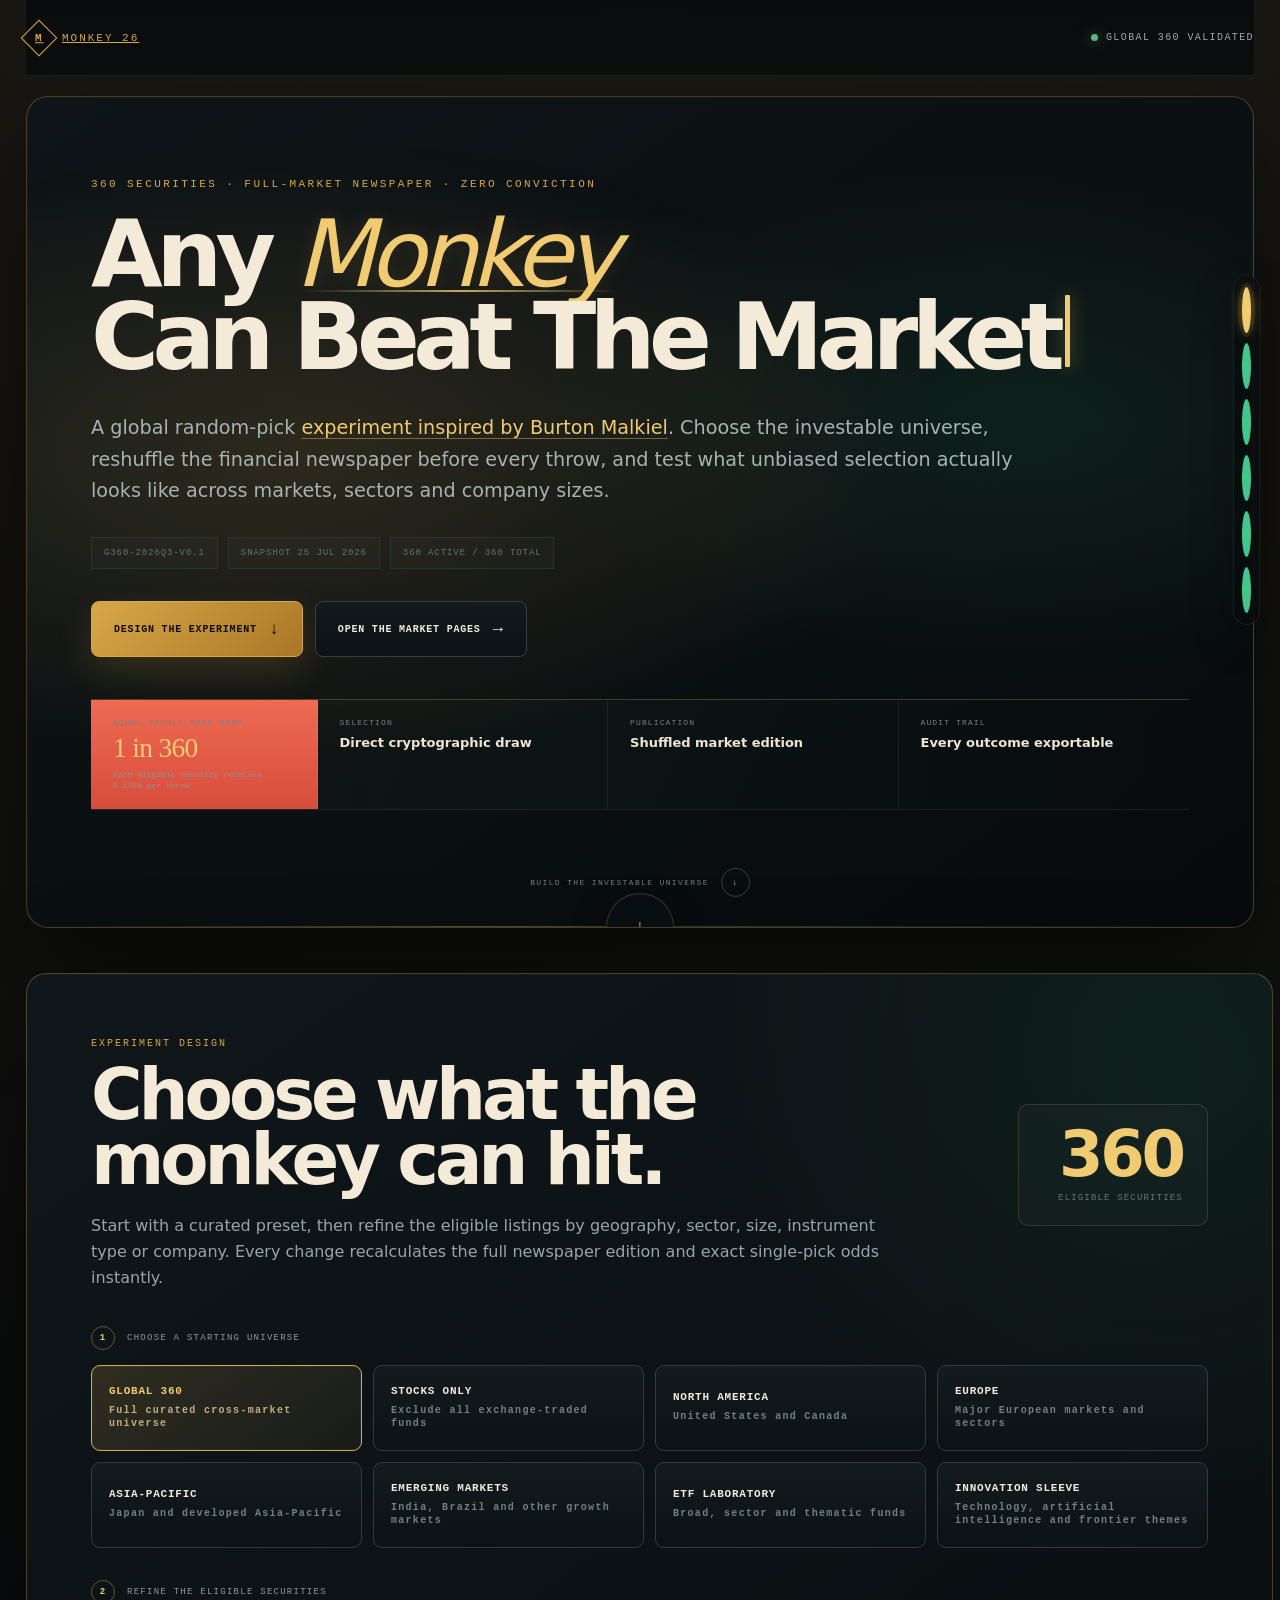
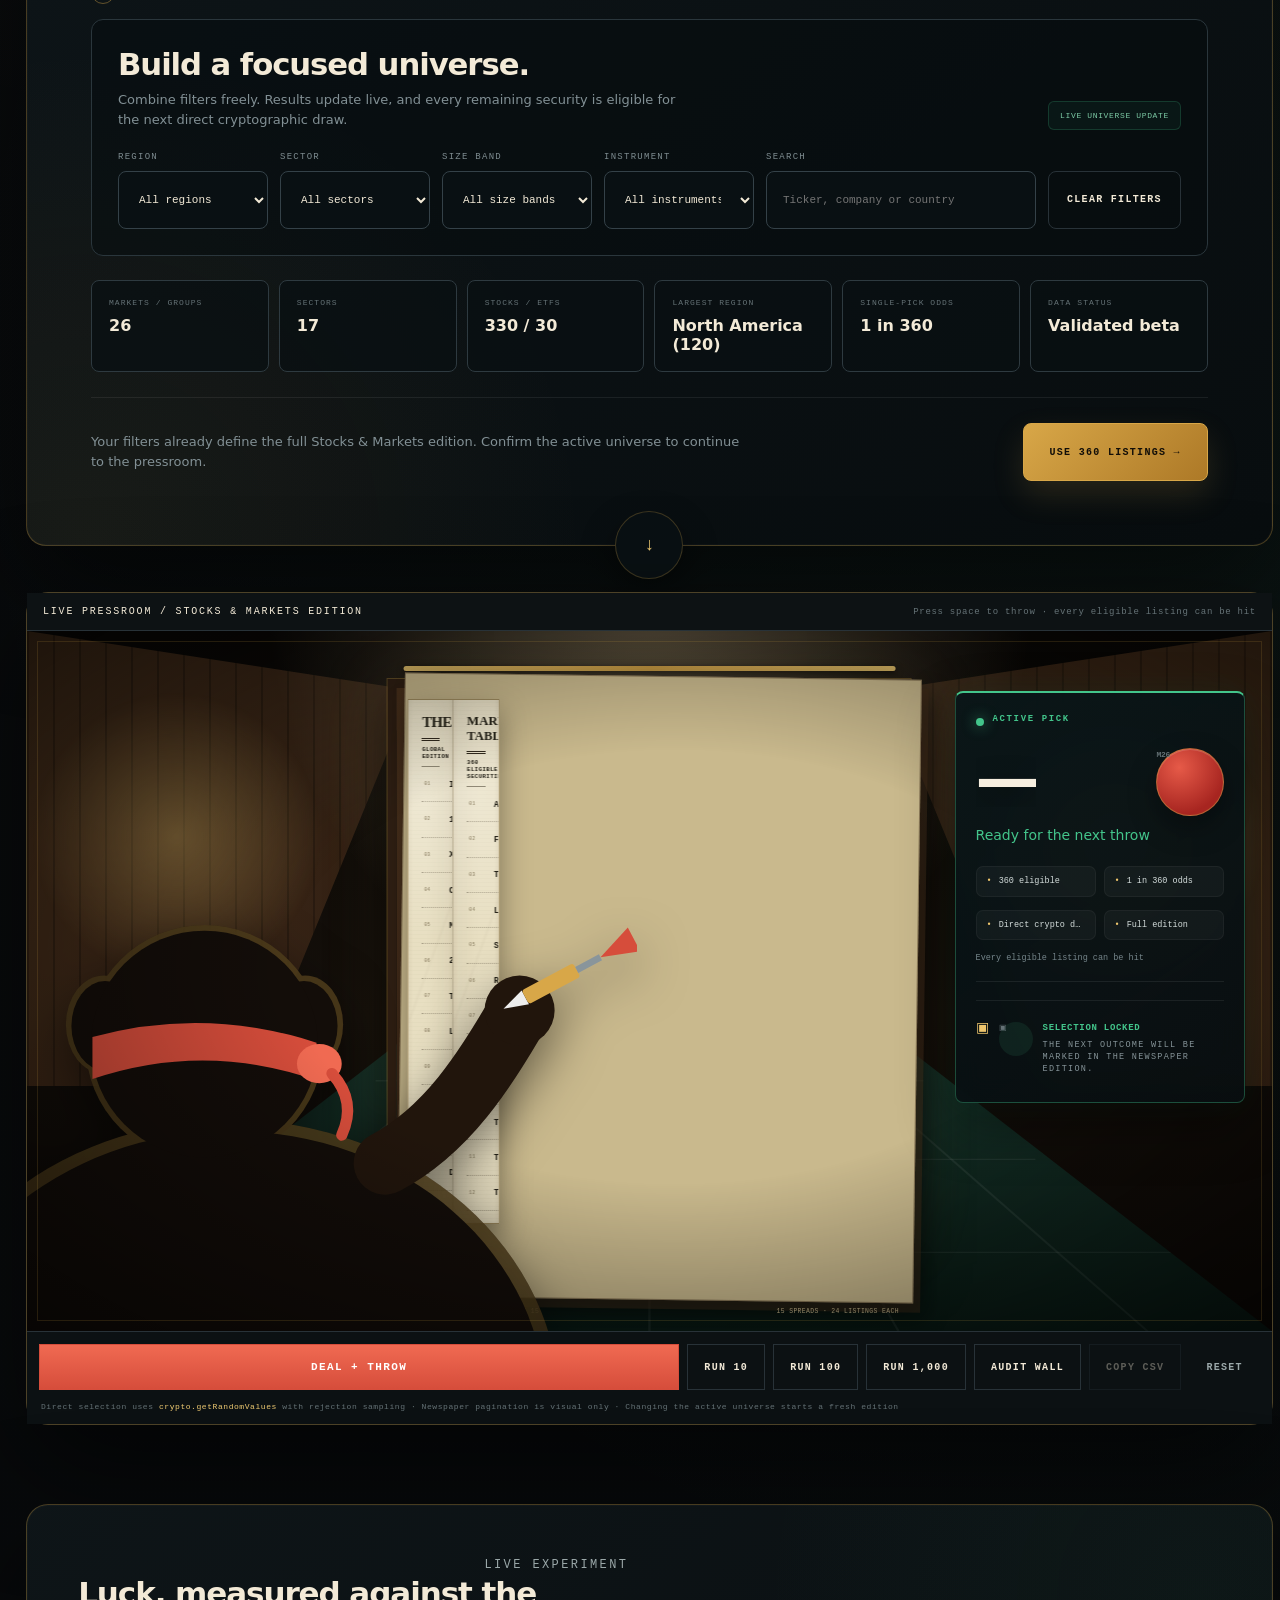
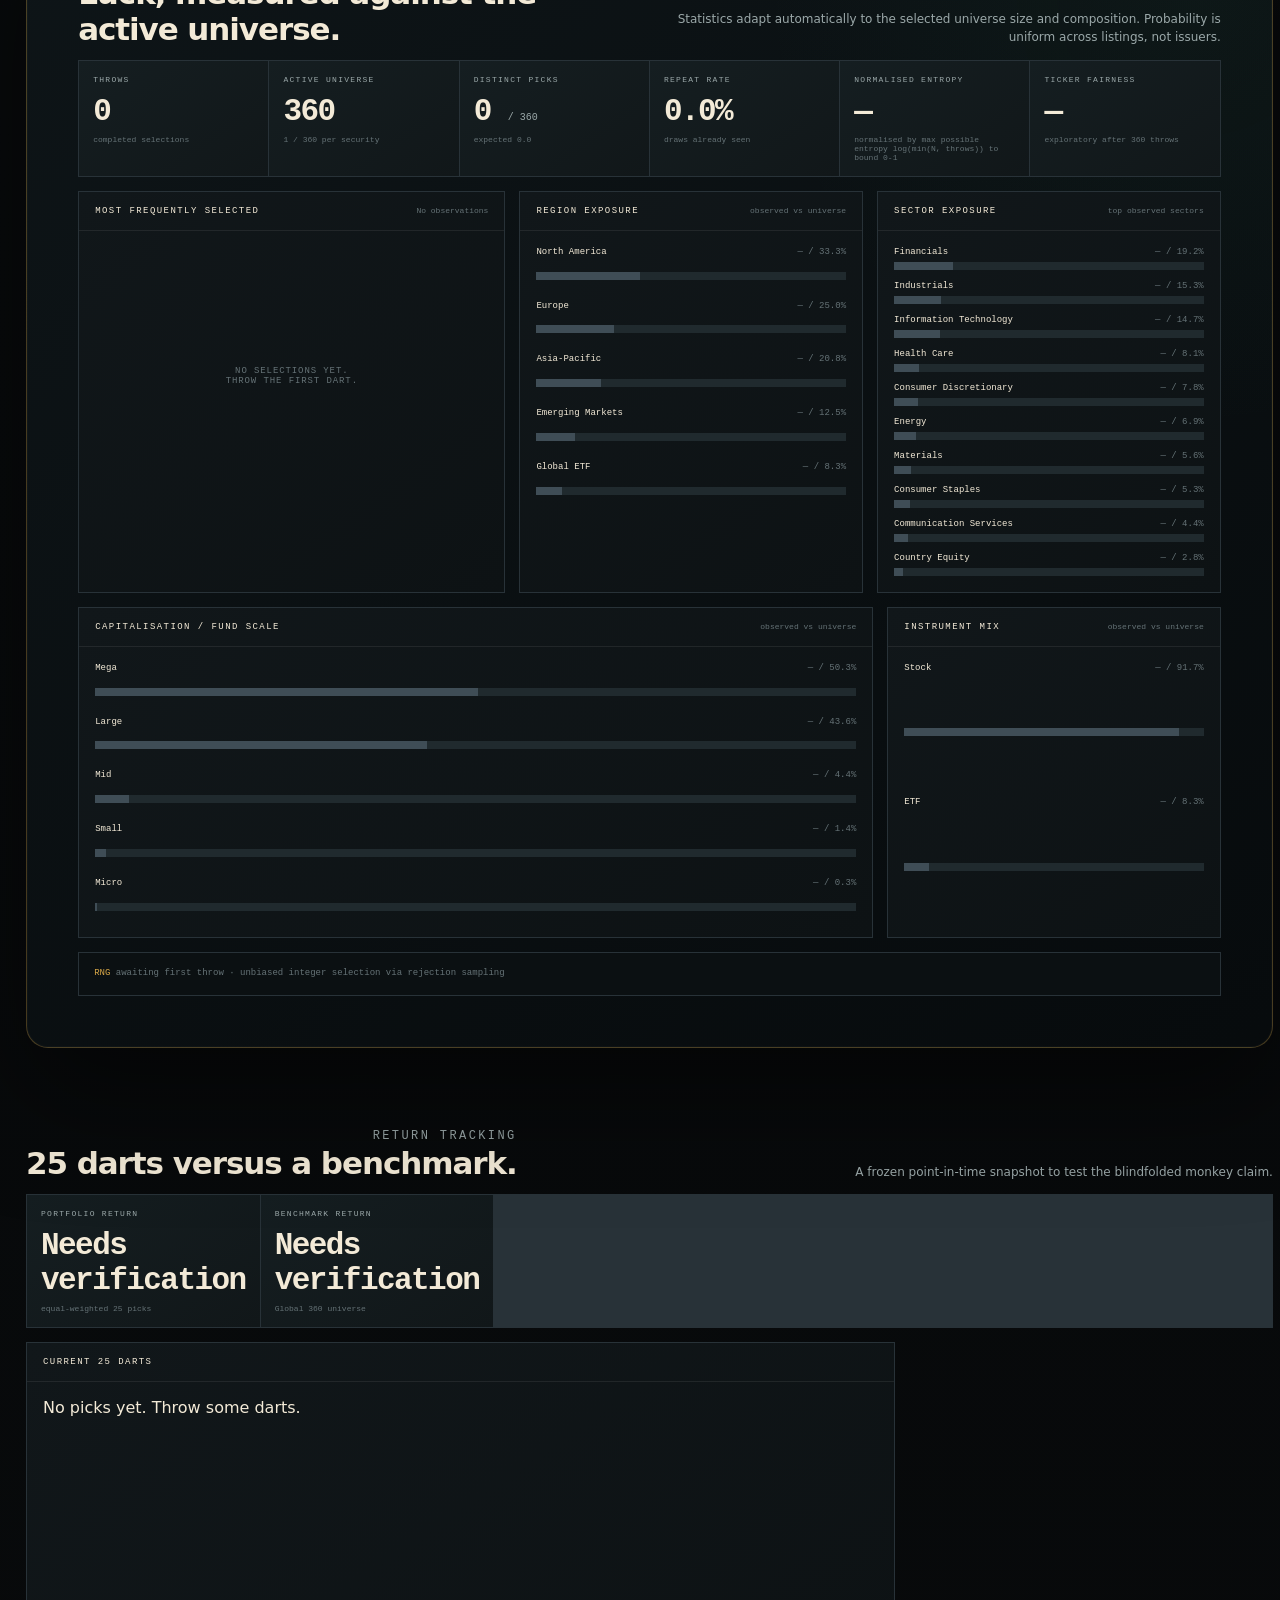
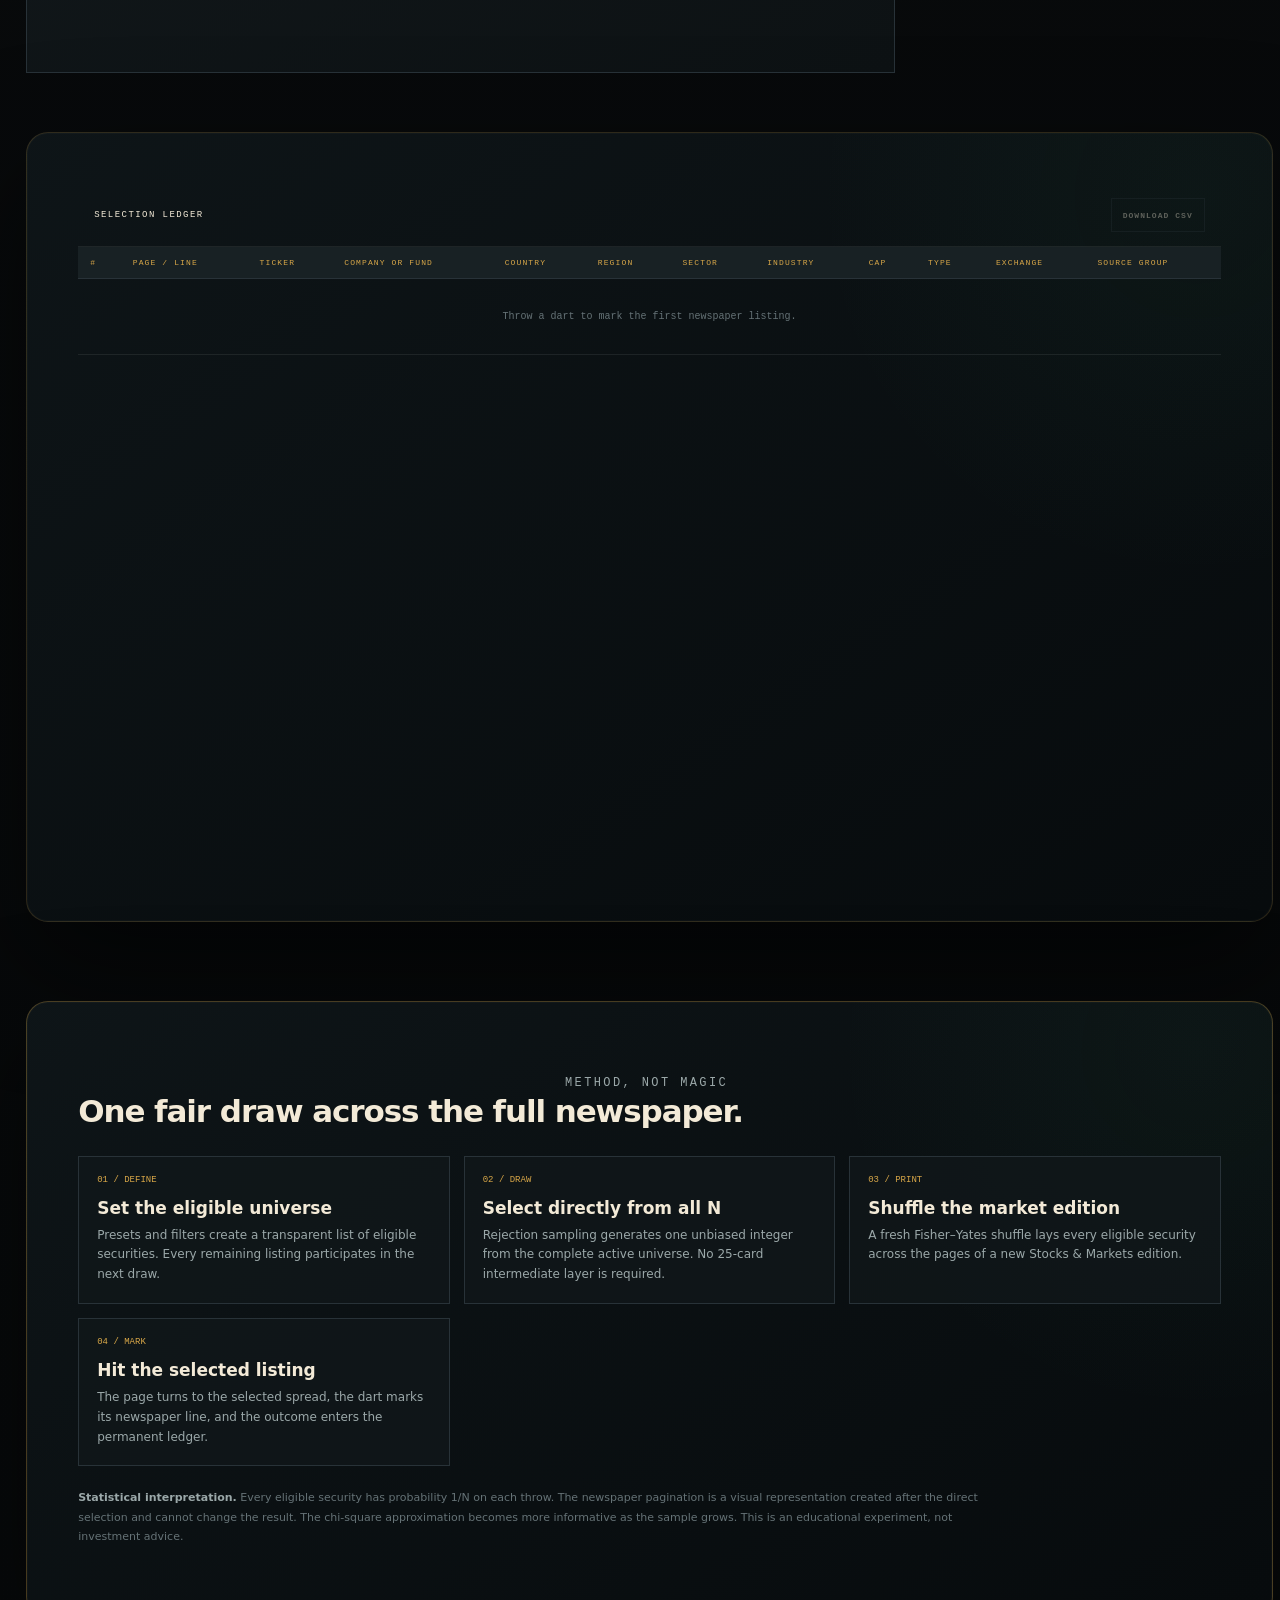
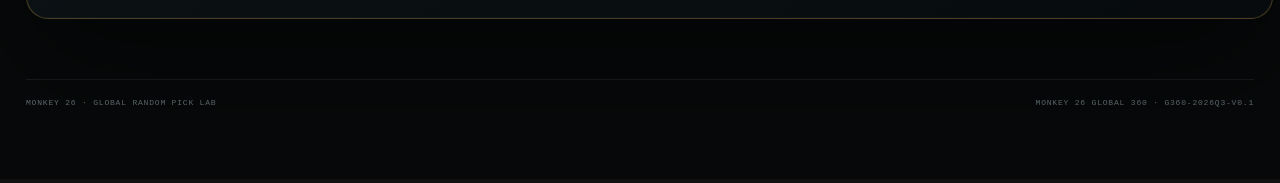
<file: index.html>
<!DOCTYPE html>
<html lang="en-GB">
<head>
  <meta charset="utf-8">
  <meta name="viewport" content="width=device-width, initial-scale=1">
  <meta name="theme-color" content="#090b0d">
  <meta name="description" content="A global, filterable random-stock selection experiment powered by a curated 360-security universe and cryptographic randomness.">
  <title>Monkey 26 — Global Random Pick Lab</title>
  <link rel="stylesheet" href="styles.css">
</head>
<body>
<div class="app">
  <nav class="topbar" aria-label="Simulation identity">
    <a class="brand" href="#top" aria-label="Monkey 26 home">
      <span class="brand-mark"><span>M</span></span>
      <span>Monkey 26</span>
    </a>
    <div class="live-state"><span class="live-dot"></span><span id="top-status">Loading Global 360</span></div>
  </nav>

  <header class="hero" id="top">
    <div class="hero-main">
      <p class="kicker" id="hero-kicker">Global 360 · 25 blind cards · zero conviction</p>
      <h1>Let the market meet the <em>monkey.</em></h1>
      <p class="hero-copy">A global random-pick experiment inspired by Burton Malkiel. Choose the investable universe, reshuffle it before every throw, and test what unbiased selection actually looks like across markets, sectors and company sizes.</p>
      <div class="hero-meta">
        <span id="meta-version">Universe loading</span>
        <span id="meta-date">Snapshot pending</span>
        <span id="meta-count">0 securities</span>
      </div>
    </div>
    <aside class="fairness-card" aria-label="Fairness proof">
      <div class="fairness-label">Current fairness proof</div>
      <div class="equation" id="probability-equation">P(pick) = —</div>
      <p class="fairness-copy" id="probability-copy">The active universe is loading.</p>
      <ul class="audit-list">
        <li>Fresh Fisher–Yates shuffle every throw</li>
        <li>Modulo bias removed by rejection sampling</li>
        <li>Every result retained in an exportable ledger</li>
      </ul>
    </aside>
  </header>

  <main>
    <section class="universe-console" aria-labelledby="universe-title">
      <div class="console-head">
        <div>
          <p class="kicker">Experiment design</p>
          <h2 id="universe-title">Choose what the monkey can hit.</h2>
        </div>
        <div class="console-summary">
          <strong id="active-count">0</strong>
          <span>eligible securities</span>
        </div>
      </div>

      <div class="presets" id="presets" aria-label="Universe presets">
        <button class="preset active" data-preset="global">Global 360</button>
        <button class="preset" data-preset="stocks">Stocks only</button>
        <button class="preset" data-preset="north-america">North America</button>
        <button class="preset" data-preset="europe">Europe</button>
        <button class="preset" data-preset="asia-pacific">Asia-Pacific</button>
        <button class="preset" data-preset="emerging">Emerging markets</button>
        <button class="preset" data-preset="etf">ETF laboratory</button>
        <button class="preset" data-preset="innovation">Innovation sleeve</button>
      </div>

      <div class="filters">
        <label><span>Region</span><select id="filter-region"><option value="">All regions</option></select></label>
        <label><span>Sector</span><select id="filter-sector"><option value="">All sectors</option></select></label>
        <label><span>Size band</span><select id="filter-cap"><option value="">All size bands</option></select></label>
        <label><span>Instrument</span><select id="filter-asset"><option value="">All instruments</option></select></label>
        <label class="search-label"><span>Search</span><input id="filter-search" type="search" placeholder="Ticker, company or country"></label>
        <button class="filter-reset" id="clear-filters" type="button">Clear filters</button>
      </div>

      <div class="universe-diagnostics">
        <div><span>Markets / groups</span><strong id="diag-countries">0</strong></div>
        <div><span>Sectors</span><strong id="diag-sectors">0</strong></div>
        <div><span>Stocks / ETFs</span><strong id="diag-assets">0 / 0</strong></div>
        <div><span>Largest region</span><strong id="diag-region">—</strong></div>
        <div><span>Single-pick odds</span><strong id="diag-odds">—</strong></div>
        <div><span>Data status</span><strong id="diag-status">Loading</strong></div>
      </div>
      <div class="eligibility-warning" id="eligibility-warning" hidden></div>
    </section>

    <section class="stage-shell" aria-label="Blindfolded monkey dart simulation">
      <div class="stage-head"><span class="stage-title">Live range / 5 × 5 wall</span><span class="stage-hint">Press space to throw · audit reveals the current deal</span></div>
      <div class="range" id="range">
        <div class="sky"></div><div class="sidewall left"></div><div class="sidewall right"></div><div class="glow left"></div><div class="glow right"></div>
        <svg class="floor" viewBox="0 0 1000 460" preserveAspectRatio="none" aria-hidden="true"><defs><linearGradient id="felt" x1="0" y1="1" x2="0" y2="0"><stop offset="0" stop-color="#0a1b15"/><stop offset="1" stop-color="#18352b"/></linearGradient><clipPath id="clip"><polygon points="0,460 1000,460 674,20 326,20"/></clipPath></defs><polygon points="0,460 1000,460 674,20 326,20" fill="url(#felt)"/><g clip-path="url(#clip)" stroke="rgba(255,255,255,.065)" stroke-width="2"><line x1="100" y1="460" x2="500" y2="-150"/><line x1="300" y1="460" x2="500" y2="-150"/><line x1="500" y1="460" x2="500" y2="-150"/><line x1="700" y1="460" x2="500" y2="-150"/><line x1="900" y1="460" x2="500" y2="-150"/><line x1="80" y1="350" x2="920" y2="350"/><line x1="190" y1="220" x2="810" y2="220"/><line x1="280" y1="110" x2="720" y2="110"/></g></svg>
        <div class="spotlight"></div>
        <div class="board"><div class="board-rail"></div><div class="board-frame"><div class="grid" id="grid"></div></div><div class="plaque" id="plaque"><span class="plaque-label">Last draw</span><span class="plaque-name">The universe is loading.</span></div></div>
        <div class="range-badge verdict-card" aria-live="polite"><small>Current verdict</small><strong id="stage-verdict">Preparing the experiment.</strong><span id="stage-sub">Global universe data is being validated.</span></div>
        <svg class="monkey" id="monkey" viewBox="0 0 480 420" role="img" aria-label="Rear view of a blindfolded monkey holding a dart">
          <g opacity=".82"><ellipse cx="190" cy="430" rx="235" ry="206" fill="#0d0907"/><ellipse cx="99" cy="156" rx="27" ry="35" fill="#0d0907"/><ellipse cx="243" cy="156" rx="27" ry="35" fill="#0d0907"/><circle cx="171" cy="170" r="85" fill="#0d0907"/></g>
          <g opacity=".28" fill="#d8a748"><ellipse cx="190" cy="430" rx="235" ry="206"/><ellipse cx="99" cy="156" rx="27" ry="35"/><ellipse cx="243" cy="156" rx="27" ry="35"/><circle cx="171" cy="170" r="85"/></g>
          <ellipse cx="190" cy="430" rx="225" ry="198" fill="#130d09"/><ellipse cx="100" cy="157" rx="24" ry="32" fill="#130d09"/><ellipse cx="242" cy="157" rx="24" ry="32" fill="#130d09"/><circle cx="171" cy="170" r="81" fill="#130d09"/>
          <path d="M91 165 Q171 143 251 169 L251 196 Q171 168 91 195 Z" fill="#d64d3b"/><ellipse cx="253" cy="184" rx="16" ry="14" fill="#f06a52"/><path d="M262 191 Q280 211 269 235" fill="none" stroke="#d64d3b" stroke-width="8" stroke-linecap="round"/>
          <g id="throw-arm"><path d="M300 255 C344 232 372 188 396 146" fill="none" stroke="#21150c" stroke-width="45" stroke-linecap="round"/><circle cx="396" cy="146" r="25" fill="#21150c"/><circle id="hand" cx="396" cy="146" r="6" fill="transparent"/><g id="held-dart" transform="translate(396,146) rotate(-28) scale(1.6) translate(-6,-10)"><polygon points="0,6 11,2.5 11,9.5" fill="#eee"/><rect x="11" y="2.5" width="26" height="7" rx="1.4" fill="#d8a748"/><rect x="37" y="4.5" width="12" height="3" fill="#89959b"/><polygon points="49,6 66,0 66,12" fill="#d64d3b"/></g></g>
        </svg>
      </div>
      <div class="controls">
        <button class="primary" id="throw" type="button" disabled>Deal + throw</button><button id="throw10" type="button" disabled>Run 10</button><button id="throw100" type="button" disabled>Run 100</button><button id="throw1000" type="button" disabled>Run 1,000</button><button id="audit" type="button" disabled>Audit wall</button><button id="copy" type="button" disabled>Copy CSV</button><button class="ghost" id="reset" type="button" disabled>Reset</button>
      </div>
      <div class="command-note">Selection randomness uses <code>crypto.getRandomValues</code> where available. Impact position is cosmetic only. Changing the active universe resets the experiment.</div>
    </section>

    <section class="section" aria-labelledby="results-title">
      <div class="section-head"><div><p class="kicker">Live experiment</p><h2 id="results-title">Luck, measured against the active universe.</h2></div><p id="results-description">Statistics adapt automatically to the selected universe size and composition. Probability is uniform across listings, not issuers.</p></div>
      <div class="kpis">
        <div class="kpi"><div class="kpi-label">Throws</div><div class="kpi-value" id="k-throws">0</div><div class="kpi-note">completed selections</div></div>
        <div class="kpi"><div class="kpi-label">Active universe</div><div class="kpi-value" id="k-universe">—</div><div class="kpi-note" id="k-probability">probability pending</div></div>
        <div class="kpi"><div class="kpi-label">Distinct picks</div><div class="kpi-value" id="k-distinct">0</div><div class="kpi-note" id="k-distinct-note">expected 0.0</div></div>
        <div class="kpi"><div class="kpi-label">Repeat rate</div><div class="kpi-value" id="k-repeat">0.0%</div><div class="kpi-note">draws already seen</div></div>
        <div class="kpi"><div class="kpi-label">Normalised entropy</div><div class="kpi-value" id="k-entropy">—</div><div class="kpi-note">normalised by max possible entropy log(min(N, throws)) to bound 0-1</div></div>
        <div class="kpi"><div class="kpi-label">Ticker fairness</div><div class="kpi-value" id="k-fair">—</div><div class="kpi-note" id="k-fair-note">awaiting sample</div></div>
      </div>
      <div class="insight-grid three">
        <section class="panel"><div class="panel-head"><span class="panel-title">Most frequently selected</span><span class="panel-meta" id="dist-meta">No observations</span></div><div class="ranked-distribution" id="distribution"></div></section>
        <section class="panel"><div class="panel-head"><span class="panel-title">Region exposure</span><span class="panel-meta">observed vs universe</span></div><div class="comparison-list" id="regions-chart"></div></section>
        <section class="panel"><div class="panel-head"><span class="panel-title">Sector exposure</span><span class="panel-meta">top observed sectors</span></div><div class="comparison-list" id="sectors-chart"></div></section>
      </div>
      <div class="insight-grid">
        <section class="panel"><div class="panel-head"><span class="panel-title">Capitalisation / fund scale</span><span class="panel-meta">observed vs universe</span></div><div class="comparison-list" id="caps-chart"></div></section>
        <section class="panel"><div class="panel-head"><span class="panel-title">Instrument mix</span><span class="panel-meta">observed vs universe</span></div><div class="comparison-list" id="assets-chart"></div></section>
      </div>
      <div class="entropy" id="entropy"><b>RNG</b> awaiting first throw · unbiased integer selection via rejection sampling</div>
    </section>


    <section class="section" aria-labelledby="returns-title">
      <div class="section-head">
        <div><p class="kicker">Return tracking</p><h2 id="returns-title">25 darts versus a benchmark.</h2></div>
        <p>A frozen point-in-time snapshot to test the blindfolded monkey claim.</p>
      </div>
      <div class="kpis">
        <div class="kpi"><div class="kpi-label">Portfolio return</div><div class="kpi-value" id="k-port-return">Needs verification</div><div class="kpi-note">equal-weighted 25 picks</div></div>
        <div class="kpi"><div class="kpi-label">Benchmark return</div><div class="kpi-value" id="k-bench-return">Needs verification</div><div class="kpi-note">Global 360 universe</div></div>
      </div>
      <div class="insight-grid">
        <section class="panel">
          <div class="panel-head"><span class="panel-title">Current 25 darts</span></div>
          <div class="comparison-list" id="portfolio-list">No picks yet.</div>
        </section>
      </div>
    </section>

    <section class="panel ledger-panel" aria-labelledby="ledger-title">
      <div class="panel-head"><span class="panel-title" id="ledger-title">Draw ledger</span><div class="ledger-tools"><button id="download" type="button" disabled>Download CSV</button></div></div>
      <div class="table-wrap"><table><thead><tr><th>#</th><th>Cell</th><th>Ticker</th><th>Company or fund</th><th>Country</th><th>Region</th><th>Sector</th><th>Industry</th><th>Cap</th><th>Type</th><th>Exchange</th><th>Source group</th></tr></thead><tbody id="ledger"><tr><td class="empty" colspan="12">Load the universe and throw a dart to begin.</td></tr></tbody></table></div>
    </section>

    <section class="section methodology" aria-labelledby="method-title">
      <div class="section-head"><div><p class="kicker">Method, not magic</p><h2 id="method-title">One engine, any valid universe.</h2></div></div>
      <div class="method">
        <article class="method-card"><div class="method-no">01 / DEFINE</div><h3>Set the eligible universe</h3><p>Presets and filters create a transparent list of eligible securities. The experiment will not run with fewer than 25 candidates.</p></article>
        <article class="method-card"><div class="method-no">02 / REDEAL</div><h3>Shuffle, then deal 25</h3><p>Every throw begins with a fresh cryptographic Fisher–Yates shuffle. The first 25 securities become the hidden wall.</p></article>
        <article class="method-card"><div class="method-no">03 / SELECT</div><h3>Hit one unbiased cell</h3><p>Rejection sampling makes all 25 cells exactly equally likely. Combined with the fresh deal, every eligible security has probability 1/N.</p></article>
        <article class="method-card"><div class="method-no">04 / VERIFY</div><h3>Analyse the outcomes</h3><p>Entropy, expected coverage and a dynamic N-category chi-square test measure whether the observed sample remains consistent with equal selection.</p></article>
      </div>
      <p class="footnote"><strong>Statistical interpretation.</strong> The chi-square approximation becomes more informative as expected observations per security increase. For a 360-security universe, early results are exploratory; the interface marks when the sample reaches the conventional five-observations-per-category threshold. This is an educational experiment, not investment advice.</p>
    </section>
  </main>

  <footer><span>Monkey 26 · Global Random Pick Lab</span><span id="footer-data">Curated universe loading</span></footer>
  <p class="sr" id="live" role="status" aria-live="polite"></p>
</div>
<div id="flight"></div><div class="toast" id="toast"></div>
<script type="module" src="data.js"></script>
<script type="module" src="engine.js"></script>
<script type="module" src="ui.js"></script>
<script type="module" src="animation.js"></script></body>
</html>
</file>
<file: styles.css>
:root{
  color-scheme:dark;
  --bg:#090b0d; --bg-2:#0d1114; --panel:#11171a; --panel-2:#151e21;
  --line:#283238; --line-soft:rgba(255,255,255,.075);
  --cream:#f3ead7; --muted:#9ba8a9; --faint:#657276;
  --gold:#d8a748; --gold-2:#f0cb72; --red:#d64d3b; --red-2:#f06a52;
  --green:#59b77d; --teal:#59aeb2; --blue:#7b8fa3; --purple:#9586d8;
  --walnut:#302014; --walnut-2:#4b321d; --sisal:#d8c49c; --sisal-2:#b79f72;
  --shadow:0 28px 80px rgba(0,0,0,.48);
  --mono:ui-monospace,"SFMono-Regular","Cascadia Code","Roboto Mono",Menlo,Consolas,monospace;
  --display:Inter,ui-sans-serif,system-ui,-apple-system,"Segoe UI",sans-serif;
  --serif:Georgia,"Times New Roman",serif;
}
*{box-sizing:border-box}
html{scroll-behavior:smooth}
body{margin:0;min-height:100vh;background:
  radial-gradient(circle at 50% -15%,rgba(216,167,72,.13),transparent 34%),
  radial-gradient(circle at 95% 20%,rgba(89,174,178,.08),transparent 26%),
  linear-gradient(180deg,#0a0c0e 0%,#080a0b 100%);color:var(--cream);font-family:var(--display);-webkit-font-smoothing:antialiased}
button{font:inherit}
.app{width:min(1240px,calc(100% - 32px));margin:0 auto;padding:24px 0 72px}
.topbar{display:flex;align-items:center;justify-content:space-between;gap:16px;padding:0 0 22px;border-bottom:1px solid var(--line-soft)}
.brand{display:flex;align-items:center;gap:10px;font-family:var(--mono);font-size:11px;letter-spacing:.18em;text-transform:uppercase;color:var(--gold)}
.brand-mark{width:26px;height:26px;border:1px solid var(--gold);display:grid;place-items:center;transform:rotate(45deg)}
.brand-mark span{transform:rotate(-45deg);font-weight:800}
.live-state{display:flex;align-items:center;gap:8px;font-family:var(--mono);font-size:10px;letter-spacing:.14em;text-transform:uppercase;color:var(--muted)}
.live-dot{width:7px;height:7px;border-radius:50%;background:var(--green);box-shadow:0 0 14px rgba(89,183,125,.7)}
.hero{display:grid;grid-template-columns:minmax(0,1.35fr) minmax(300px,.65fr);gap:38px;align-items:end;padding:46px 0 34px}
.kicker{margin:0 0 14px;font-family:var(--mono);font-size:10px;letter-spacing:.2em;text-transform:uppercase;color:var(--gold)}
h1{max-width:850px;margin:0;font-size:clamp(42px,7vw,86px);line-height:.89;letter-spacing:-.065em;text-wrap:balance}
h1 em{font-family:var(--serif);font-weight:400;color:var(--gold-2)}
.hero-copy{max-width:740px;margin:23px 0 0;font-size:clamp(15px,1.6vw,19px);line-height:1.62;color:var(--muted)}
.hero-copy strong{color:var(--cream);font-weight:600}
.fairness-card{position:relative;padding:22px;border:1px solid var(--line);background:linear-gradient(145deg,rgba(21,30,33,.96),rgba(12,16,18,.96));box-shadow:var(--shadow);overflow:hidden}
.fairness-card:before{content:"";position:absolute;inset:auto -55px -65px auto;width:180px;height:180px;border:1px solid rgba(216,167,72,.16);border-radius:50%}
.fairness-label{font-family:var(--mono);font-size:9px;letter-spacing:.19em;text-transform:uppercase;color:var(--muted)}
.equation{margin:14px 0 16px;font-family:var(--serif);font-size:clamp(24px,3vw,38px);line-height:1.15;color:var(--cream)}
.equation strong{color:var(--gold-2);font-weight:400}
.audit-list{display:grid;gap:9px;margin:0;padding:15px 0 0;border-top:1px solid var(--line-soft);list-style:none;font-family:var(--mono);font-size:10px;line-height:1.5;color:var(--muted)}
.audit-list li:before{content:"✓";margin-right:9px;color:var(--green)}
.stage-shell{border:1px solid var(--line);background:var(--panel);box-shadow:var(--shadow)}
.stage-head{display:flex;align-items:center;justify-content:space-between;gap:16px;padding:13px 16px;border-bottom:1px solid var(--line);background:#0d1214}
.stage-title{font-family:var(--mono);font-size:10px;letter-spacing:.18em;text-transform:uppercase;color:var(--cream)}
.stage-hint{font-family:var(--mono);font-size:9px;letter-spacing:.08em;color:var(--faint)}
.range{position:relative;width:100%;aspect-ratio:16/9;overflow:hidden;isolation:isolate;background:#100c08}
.range.shake{animation:shake .3s ease-out}
@keyframes shake{0%,100%{transform:translate(0)}25%{transform:translate(-4px,2px)}50%{transform:translate(3px,-2px)}75%{transform:translate(-2px,1px)}}
.range:before{content:"";position:absolute;inset:0;z-index:20;pointer-events:none;background:radial-gradient(ellipse at 52% 48%,transparent 42%,rgba(0,0,0,.61) 100%)}
.range:after{content:"";position:absolute;inset:10px;z-index:21;border:1px solid rgba(216,167,72,.15);pointer-events:none}
.sky{position:absolute;inset:0;background:linear-gradient(180deg,#0a0806 0%,#15100b 55%,#0d0906 100%)}
.sidewall{position:absolute;top:0;width:31%;height:65%;z-index:1;background:repeating-linear-gradient(90deg,rgba(0,0,0,.24) 0 2px,transparent 2px 26px),linear-gradient(110deg,var(--walnut-2),var(--walnut));opacity:.94}
.sidewall.left{left:0;clip-path:polygon(0 0,100% 13%,58% 100%,0 100%)}
.sidewall.right{right:0;transform:scaleX(-1);clip-path:polygon(0 0,100% 13%,58% 100%,0 100%)}
.glow{position:absolute;top:8%;width:24%;aspect-ratio:1;border-radius:50%;z-index:2;background:radial-gradient(circle,rgba(240,203,114,.34),transparent 68%);filter:blur(2px)}
.glow.left{left:0}.glow.right{right:0}
.floor{position:absolute;left:0;bottom:0;width:100%;height:47%;z-index:2}
.spotlight{position:absolute;left:50%;top:-7%;width:65%;height:66%;z-index:3;transform:translateX(-50%);background:radial-gradient(ellipse at 50% 0%,rgba(255,226,170,.35),rgba(255,226,170,0) 67%);mix-blend-mode:screen;pointer-events:none}
.board{position:absolute;z-index:6;left:50%;top:5%;width:42%;transform:translateX(-50%)}
.board-rail{height:5px;margin:0 auto 8px;width:94%;border-radius:4px;background:linear-gradient(90deg,var(--gold-2),var(--gold),var(--gold-2));box-shadow:0 2px 7px rgba(0,0,0,.7)}
.board-frame{padding:11px;border:9px solid var(--walnut);outline:1px solid rgba(216,167,72,.35);background:linear-gradient(145deg,var(--walnut-2),var(--walnut));box-shadow:0 20px 55px rgba(0,0,0,.64),0 0 70px rgba(240,203,114,.08)}
.grid{display:grid;grid-template-columns:repeat(5,1fr);gap:6px}
.slot{position:relative;aspect-ratio:5/7;perspective:800px;transition:transform .15s ease}
.slot.struck{transform:scale(.95)}
.card{position:absolute;inset:0;transform-style:preserve-3d;transition:transform .5s cubic-bezier(.2,.75,.2,1);--heat:0}
.slot.faceup .card,.grid.audit .card{transform:rotateY(180deg)}
.face{position:absolute;inset:0;overflow:hidden;backface-visibility:hidden;-webkit-backface-visibility:hidden}
.face.back{border:1px solid var(--sisal-2);background:var(--sisal)}
.face.back:before{content:"";position:absolute;inset:4px;border:1px solid rgba(93,67,32,.28);background:repeating-linear-gradient(45deg,rgba(93,67,32,.13) 0 1px,transparent 1px 6px),repeating-linear-gradient(-45deg,rgba(93,67,32,.13) 0 1px,transparent 1px 6px)}
.face.back:after{content:"";position:absolute;inset:0;background:var(--red);opacity:calc(var(--heat)*.2);mix-blend-mode:multiply}
.face.front{transform:rotateY(180deg);display:flex;flex-direction:column;align-items:center;justify-content:center;gap:3px;border:1px solid var(--rg,var(--blue));background:linear-gradient(155deg,#1c2a30,#10181c)}
.face.front:before{content:"";position:absolute;top:0;left:0;right:0;height:4px;background:var(--rg,var(--blue))}
.ticker{font-family:var(--mono);font-size:clamp(9px,1.18vw,16px);font-weight:800;letter-spacing:-.04em}
.type{font-family:var(--mono);font-size:clamp(5px,.55vw,8px);letter-spacing:.15em;text-transform:uppercase;color:var(--rg,var(--blue))}
.cell-id,.hit-count{position:absolute;z-index:3;font-family:var(--mono);font-size:7px;font-weight:700;color:rgba(66,46,22,.64)}
.cell-id{top:3px;left:4px}.hit-count{right:4px;bottom:3px;opacity:0}.hit-count.on{opacity:1}
.pins{position:absolute;inset:0;z-index:7;pointer-events:none}
.pin{position:absolute;width:29px;height:8px;transform-origin:0 50%}
.pin svg{display:block;filter:drop-shadow(1px 2px 1px rgba(0,0,0,.65))}
.impact{position:absolute;width:25px;height:25px;margin:-12.5px 0 0 -12.5px;z-index:8;animation:impact .55s ease-out forwards}
@keyframes impact{0%{opacity:1;transform:scale(.35) rotate(0)}100%{opacity:0;transform:scale(2) rotate(25deg)}}
.plaque{display:flex;align-items:center;gap:9px;min-height:38px;margin-top:9px;padding:7px 10px;border:1px solid rgba(216,167,72,.72);background:linear-gradient(180deg,#312013,#1b120c);box-shadow:0 10px 22px rgba(0,0,0,.58);overflow:hidden}
.plaque-label{font-family:var(--mono);font-size:8px;letter-spacing:.16em;text-transform:uppercase;color:var(--gold);flex:none}
.plaque-ticker{font-family:var(--mono);font-size:14px;font-weight:800;flex:none}
.plaque-name{min-width:0;overflow:hidden;text-overflow:ellipsis;white-space:nowrap;font-family:var(--mono);font-size:9px;color:var(--muted);flex:1}
.monkey{position:absolute;left:-5%;bottom:-9%;z-index:9;width:54%;height:auto;pointer-events:none;filter:drop-shadow(0 18px 25px rgba(0,0,0,.5))}
#throw-arm{transform-box:view-box;transform-origin:300px 255px;transition:transform .3s cubic-bezier(.4,0,.2,1)}
.monkey.winding #throw-arm{transform:rotate(-36deg)}
.monkey.release #throw-arm{transform:rotate(26deg);transition-duration:.11s}
.monkey.throwing #held-dart{opacity:0}
#held-dart{transition:opacity .05s linear}
.range-badge{position:absolute;z-index:22;right:22px;top:22px;width:min(250px,26%);padding:13px 14px;border:1px solid rgba(255,255,255,.12);background:rgba(8,11,13,.76);backdrop-filter:blur(10px)}
.range-badge small{display:block;margin-bottom:6px;font-family:var(--mono);font-size:8px;letter-spacing:.15em;text-transform:uppercase;color:var(--muted)}
.range-badge strong{display:block;font-size:clamp(15px,1.8vw,25px);line-height:1.05;white-space:nowrap;overflow:hidden;text-overflow:ellipsis}
.range-badge span{display:block;margin-top:5px;font-family:var(--mono);font-size:8px;line-height:1.45;color:var(--faint)}
.dart{position:fixed;left:0;top:0;width:82px;height:82px;z-index:100;pointer-events:none}.dart-side,.dart-tail{position:absolute;left:50%;top:50%;transform:translate(-50%,-50%)}
#flight{position:fixed;inset:0;z-index:100;pointer-events:none}
.controls{display:grid;grid-template-columns:minmax(220px,1fr) repeat(5,auto);gap:8px;padding:12px;border-top:1px solid var(--line);background:#0c1113}
button{min-height:46px;padding:0 16px;border:1px solid var(--line);background:transparent;color:var(--cream);cursor:pointer;font-family:var(--mono);font-size:10px;font-weight:700;letter-spacing:.13em;text-transform:uppercase;transition:.18s ease}
button:hover:not(:disabled){border-color:var(--gold);background:rgba(216,167,72,.08);transform:translateY(-1px)}
button:focus-visible{outline:2px solid var(--gold-2);outline-offset:2px}
button:disabled{opacity:.35;cursor:not-allowed}
.primary{border-color:var(--red);background:linear-gradient(180deg,var(--red-2),var(--red));color:#fff;font-size:11px}
.primary:hover:not(:disabled){border-color:var(--red-2);background:linear-gradient(180deg,#f6765d,#d95742)}
.ghost{border-color:transparent;color:var(--muted)}
.ghost:hover:not(:disabled){background:transparent;color:var(--red-2);border-color:transparent}
.command-note{padding:0 14px 13px;background:#0c1113;font-family:var(--mono);font-size:8px;letter-spacing:.07em;color:var(--faint)}
.section{margin-top:34px}
.section-head{display:flex;align-items:end;justify-content:space-between;gap:20px;margin-bottom:13px}
.section-head h2{margin:0;font-size:clamp(20px,2.6vw,31px);letter-spacing:-.035em}
.section-head p{max-width:650px;margin:0;color:var(--muted);font-size:12px;line-height:1.55;text-align:right}
.kpis{display:grid;grid-template-columns:repeat(6,1fr);gap:1px;border:1px solid var(--line);background:var(--line)}
.kpi{min-height:104px;padding:14px;background:linear-gradient(145deg,var(--panel-2),#111719)}
.kpi-label{font-family:var(--mono);font-size:8px;letter-spacing:.16em;text-transform:uppercase;color:var(--muted)}
.kpi-value{margin-top:10px;font-family:var(--mono);font-size:clamp(21px,2.6vw,31px);font-weight:800;letter-spacing:-.05em;color:var(--cream)}
.kpi-value small{font-size:10px;font-weight:400;letter-spacing:0;color:var(--muted)}
.kpi-note{margin-top:6px;font-family:var(--mono);font-size:8px;color:var(--faint)}
.ok{color:var(--green)!important}.warn{color:var(--gold-2)!important}.bad{color:var(--red-2)!important}
.insight-grid{display:grid;grid-template-columns:minmax(0,1.55fr) minmax(280px,.65fr);gap:14px;margin-top:14px}
.panel{border:1px solid var(--line);background:linear-gradient(145deg,var(--panel),#0d1214)}
.panel-head{display:flex;align-items:center;justify-content:space-between;gap:12px;padding:14px 16px;border-bottom:1px solid var(--line-soft)}
.panel-title{font-family:var(--mono);font-size:9px;letter-spacing:.16em;text-transform:uppercase;color:var(--cream)}
.panel-meta{font-family:var(--mono);font-size:8px;color:var(--faint)}
.distribution{display:grid;grid-template-columns:repeat(31,minmax(9px,1fr));align-items:end;gap:4px;height:225px;padding:22px 16px 12px;overflow:hidden}
.bar-wrap{height:100%;display:flex;flex-direction:column;justify-content:flex-end;align-items:center;gap:6px;min-width:0}
.bar{width:100%;min-height:3px;background:linear-gradient(180deg,var(--gold-2),var(--gold));transform-origin:bottom;transition:height .3s ease;position:relative}
.bar:after{content:attr(data-count);position:absolute;left:50%;top:-15px;transform:translateX(-50%);font-family:var(--mono);font-size:7px;color:var(--muted);opacity:0;transition:.15s}
.bar-wrap:hover .bar:after{opacity:1}
.bar-label{width:100%;overflow:hidden;font-family:var(--mono);font-size:7px;letter-spacing:-.06em;color:var(--faint);writing-mode:vertical-rl;transform:rotate(180deg);height:42px;text-align:left}
.regimes{padding:9px 16px 15px}
.regime-row{display:grid;grid-template-columns:84px 1fr 56px;gap:10px;align-items:center;padding:10px 0;border-bottom:1px solid var(--line-soft)}
.regime-row:last-child{border-bottom:0}
.regime-name{font-family:var(--mono);font-size:9px;color:var(--muted)}
.regime-track{height:7px;background:#20292d;overflow:hidden}.regime-fill{height:100%;background:var(--rc,var(--blue));transition:width .3s ease}
.regime-score{text-align:right;font-family:var(--mono);font-size:8px;color:var(--faint)}
.entropy{margin-top:14px;padding:13px 15px;border:1px solid var(--line);background:#0b1012;font-family:var(--mono);font-size:9px;line-height:1.75;color:var(--faint);overflow:auto;white-space:nowrap}
.entropy b{color:var(--gold);font-weight:500}.entropy .v{color:var(--cream)}
.ledger-panel{margin-top:14px}.ledger-tools{display:flex;gap:8px}.ledger-tools button{min-height:34px;padding:0 11px;font-size:8px}
.table-wrap{max-height:500px;overflow:auto}
table{border-collapse:collapse;width:100%;min-width:1050px;font-size:10px}
th{position:sticky;top:0;z-index:2;padding:11px 12px;border-bottom:1px solid var(--line);background:#182124;text-align:left;font-family:var(--mono);font-size:8px;font-weight:500;letter-spacing:.14em;text-transform:uppercase;color:var(--gold)}
td{padding:10px 12px;border-bottom:1px solid var(--line-soft);font-family:var(--mono);color:var(--muted);vertical-align:middle;white-space:nowrap}
tbody tr:hover td{background:rgba(216,167,72,.045)}
td.company{white-space:normal;min-width:210px;color:var(--cream)}td.tkr{font-weight:800;color:var(--cream)}td.cell{color:var(--gold-2)}td.num{color:var(--faint)}
.empty{text-align:center;padding:32px;color:var(--faint)}
.chip{display:inline-block;padding:3px 7px;border:1px solid currentColor;font-family:var(--mono);font-size:7px;letter-spacing:.1em;text-transform:uppercase;line-height:1.35}
.tail{color:var(--green)}.neup{color:var(--teal)}.neu{color:var(--blue)}.caut{color:var(--gold)}.head{color:var(--red-2)}.ball{color:var(--purple)}
.method{display:grid;grid-template-columns:repeat(3,1fr);gap:14px;margin-top:14px}.method-card{padding:18px;border:1px solid var(--line);background:rgba(17,23,26,.75)}.method-no{font-family:var(--mono);font-size:9px;color:var(--gold)}.method-card h3{margin:13px 0 8px;font-size:17px}.method-card p{margin:0;font-size:12px;line-height:1.65;color:var(--muted)}
.footnote{max-width:900px;margin:22px 0 0;font-size:11px;line-height:1.75;color:var(--faint)}.footnote strong{color:var(--muted)}
.toast{position:fixed;z-index:300;right:22px;bottom:22px;max-width:340px;padding:12px 14px;border:1px solid var(--line);background:#151e21;box-shadow:var(--shadow);font-family:var(--mono);font-size:9px;color:var(--cream);opacity:0;transform:translateY(10px);pointer-events:none;transition:.2s}.toast.show{opacity:1;transform:none}
.sr{position:absolute;width:1px;height:1px;overflow:hidden;clip:rect(0 0 0 0);white-space:nowrap}
@media(max-width:1000px){.hero{grid-template-columns:1fr}.fairness-card{max-width:640px}.kpis{grid-template-columns:repeat(3,1fr)}.insight-grid{grid-template-columns:1fr}.controls{grid-template-columns:1fr repeat(3,auto)}.controls .wide-hide{display:none}.board{width:48%}.monkey{width:59%}}
@media(max-width:720px){.app{width:min(100% - 20px,1240px);padding-top:15px}.hero{padding:32px 0 25px}.topbar{padding-bottom:15px}.stage-hint{display:none}.range{aspect-ratio:4/5}.board{width:76%;top:5%}.monkey{width:80%;left:-18%;bottom:-3%}.range-badge{right:16px;top:auto;bottom:18px;width:48%}.controls{grid-template-columns:1fr 1fr}.primary{grid-column:1/-1}.controls button{padding:0 9px}.command-note{display:none}.section-head{display:block}.section-head p{margin-top:7px;text-align:left}.kpis{grid-template-columns:repeat(2,1fr)}.distribution{gap:2px;padding-left:9px;padding-right:9px}.bar-label{font-size:6px}.method{grid-template-columns:1fr}.plaque-name{display:none}}
@media(max-width:420px){h1{font-size:41px}.hero-copy{font-size:14px}.range-badge{width:54%}.kpi{min-height:96px;padding:12px}.kpi-value{font-size:23px}.regime-row{grid-template-columns:75px 1fr 48px}}
@media(prefers-reduced-motion:reduce){*{animation-duration:.01ms!important;transition-duration:.01ms!important;scroll-behavior:auto!important}}
.hero-meta{display:flex;flex-wrap:wrap;gap:8px;margin-top:22px}.hero-meta span{padding:7px 9px;border:1px solid var(--line);background:rgba(255,255,255,.025);font-family:var(--mono);font-size:9px;letter-spacing:.1em;text-transform:uppercase;color:var(--faint)}
.fairness-copy{margin:0 0 16px;color:var(--muted);font-size:12px;line-height:1.55}
.universe-console{margin-bottom:18px;padding:26px;border:1px solid var(--line);background:linear-gradient(145deg,rgba(17,23,26,.98),rgba(12,16,18,.98));box-shadow:var(--shadow)}
.console-head{display:flex;justify-content:space-between;align-items:end;gap:24px;margin-bottom:22px}.console-head h2{margin:0;font-size:clamp(28px,4vw,48px);letter-spacing:-.045em;line-height:.98}.console-summary{text-align:right}.console-summary strong{display:block;font-size:42px;letter-spacing:-.05em;color:var(--gold-2)}.console-summary span{font-family:var(--mono);font-size:9px;text-transform:uppercase;letter-spacing:.13em;color:var(--faint)}
.presets{display:flex;flex-wrap:wrap;gap:7px;margin-bottom:18px}.preset{min-height:38px;padding:0 12px}.preset.active{border-color:var(--gold);background:rgba(216,167,72,.14);color:var(--gold-2)}
.filters{display:grid;grid-template-columns:repeat(4,minmax(130px,1fr)) minmax(210px,1.4fr) auto;gap:9px;align-items:end;padding-top:18px;border-top:1px solid var(--line-soft)}.filters label{display:grid;gap:7px}.filters label span{font-family:var(--mono);font-size:8px;letter-spacing:.14em;text-transform:uppercase;color:var(--faint)}.filters select,.filters input{width:100%;height:44px;border:1px solid var(--line);border-radius:0;background:#0d1214;color:var(--cream);padding:0 12px;outline:none;font-family:var(--mono);font-size:10px}.filters select:focus,.filters input:focus{border-color:var(--gold)}.filter-reset{height:44px;white-space:nowrap}
.universe-diagnostics{display:grid;grid-template-columns:repeat(6,1fr);gap:1px;margin-top:18px;border:1px solid var(--line);background:var(--line)}.universe-diagnostics>div{padding:12px;background:#0d1214}.universe-diagnostics span{display:block;margin-bottom:5px;font-family:var(--mono);font-size:8px;letter-spacing:.13em;text-transform:uppercase;color:var(--faint)}.universe-diagnostics strong{font-size:14px;line-height:1.2}.eligibility-warning{margin-top:12px;padding:12px 14px;border:1px solid rgba(214,77,59,.5);background:rgba(214,77,59,.08);color:#f6b3a7;font-family:var(--mono);font-size:10px;line-height:1.55}
.controls{grid-template-columns:minmax(210px,1fr) repeat(6,auto)}.command-note code{font-family:var(--mono);color:var(--gold-2)}
.insight-grid.three{grid-template-columns:1.15fr .925fr .925fr}.ranked-distribution{display:grid;gap:8px;min-height:290px;padding:16px}.rank-row{display:grid;grid-template-columns:52px minmax(0,1fr) 34px;gap:10px;align-items:center}.rank-name{font-family:var(--mono);font-size:9px;font-weight:800;color:var(--cream);overflow:hidden;text-overflow:ellipsis}.rank-track{height:7px;background:#202a2e;overflow:hidden}.rank-fill{height:100%;min-width:2px;background:linear-gradient(90deg,var(--gold),var(--gold-2))}.rank-value{text-align:right;font-family:var(--mono);font-size:9px;color:var(--muted)}.empty-chart{display:grid;place-items:center;min-height:250px;color:var(--faint);font-family:var(--mono);font-size:9px;letter-spacing:.1em;text-transform:uppercase;text-align:center}
.comparison-list{display:grid;gap:11px;min-height:290px;padding:16px}.compare-row{display:grid;gap:5px}.compare-head{display:flex;justify-content:space-between;gap:12px;font-family:var(--mono);font-size:9px}.compare-head span:first-child{color:var(--cream);overflow:hidden;text-overflow:ellipsis;white-space:nowrap}.compare-head span:last-child{color:var(--faint);white-space:nowrap}.compare-track{position:relative;height:8px;background:#202a2e;overflow:hidden}.compare-base{position:absolute;inset:0 auto 0 0;background:rgba(123,143,163,.34)}.compare-observed{position:absolute;inset:2px auto 2px 0;background:var(--gold-2)}
.kpi-value.warn{color:var(--gold-2)}.chip.mega{color:var(--gold-2)}.chip.large{color:var(--green)}.chip.mid{color:var(--teal)}.chip.small{color:var(--purple)}.chip.micro{color:var(--red-2)}
footer{display:flex;justify-content:space-between;gap:20px;margin-top:60px;padding-top:18px;border-top:1px solid var(--line-soft);font-family:var(--mono);font-size:8px;letter-spacing:.1em;text-transform:uppercase;color:var(--faint)}
@media(max-width:1100px){.filters{grid-template-columns:repeat(3,1fr)}.search-label{grid-column:span 2}.universe-diagnostics{grid-template-columns:repeat(3,1fr)}.controls{grid-template-columns:repeat(4,1fr)}.controls .primary{grid-column:span 2}.insight-grid.three{grid-template-columns:1fr 1fr}.insight-grid.three .panel:first-child{grid-column:1/-1}}
@media(max-width:820px){.insight-grid.three{grid-template-columns:1fr}.insight-grid.three .panel:first-child{grid-column:auto}}
@media(max-width:620px){.hero-meta span{font-size:7px}.universe-console{padding:18px}.console-head{align-items:start}.console-summary strong{font-size:34px}.filters{grid-template-columns:1fr 1fr}.search-label{grid-column:1/-1}.filter-reset{grid-column:1/-1}.universe-diagnostics{grid-template-columns:repeat(2,1fr)}.controls{grid-template-columns:1fr 1fr}.controls .primary{grid-column:1/-1}.presets{display:grid;grid-template-columns:1fr 1fr}.preset{padding:0 7px;font-size:8px}footer{display:block}footer span{display:block;margin-top:8px}}
/* Monkey 26 — cinematic stage redesign */
:root{
  --stage-gold:#c99843;
  --stage-gold-bright:#efc66d;
  --stage-green:#43c58b;
  --stage-red:#e44e3b;
  --stage-ink:#071013;
}

.stage-shell.stage-v4{
  border-color:rgba(201,152,67,.48);
  border-radius:16px;
  overflow:hidden;
  background:linear-gradient(180deg,#0b1113,#080d0f);
  box-shadow:0 28px 90px rgba(0,0,0,.58),0 0 0 1px rgba(201,152,67,.08) inset;
}
.stage-v4 .stage-head{padding:15px 22px;border-bottom-color:rgba(201,152,67,.22);background:linear-gradient(180deg,#0e1518,#091012)}
.stage-v4 .stage-title{display:flex;align-items:center;gap:10px;font-size:11px;color:#f4ead7}
.stage-v4 .stage-title:before{content:"";width:8px;height:8px;border-radius:50%;background:var(--stage-green);box-shadow:0 0 16px rgba(67,197,139,.8)}
.stage-v4 .stage-hint{font-size:9px;color:#829094}

.stage-v4 .range{aspect-ratio:16/8.25;min-height:590px;background:#090806}
.stage-v4 .range:before{background:radial-gradient(ellipse at 52% 46%,transparent 37%,rgba(0,0,0,.68) 100%)}
.stage-v4 .range:after{inset:12px;border-color:rgba(239,198,109,.13);border-radius:9px}
.stage-v4 .sky{background:radial-gradient(ellipse at 50% 8%,rgba(214,169,87,.17),transparent 32%),linear-gradient(180deg,#090907 0%,#15100b 57%,#080806 100%)}
.stage-v4 .sidewall{height:72%;opacity:.84;background:repeating-linear-gradient(90deg,rgba(0,0,0,.34) 0 2px,transparent 2px 30px),linear-gradient(110deg,#4b311b,#24170e)}
.stage-v4 .glow{top:13%;width:27%;opacity:.75}
.stage-v4 .spotlight{top:-10%;width:58%;height:82%;opacity:.82}
.stage-v4 .floor{height:45%;opacity:.68}

.stage-v4 .board{top:6%;width:39%;z-index:9}
.stage-v4 .board-rail{width:96%;height:4px;margin-bottom:10px;background:linear-gradient(90deg,transparent,var(--stage-gold-bright) 12%,var(--stage-gold) 50%,var(--stage-gold-bright) 88%,transparent)}
.stage-v4 .board-frame{padding:12px;border:8px solid #342315;outline:1px solid rgba(239,198,109,.35);background:linear-gradient(145deg,#4b321e,#26180f);box-shadow:0 30px 65px rgba(0,0,0,.72),0 0 65px rgba(239,198,109,.09)}
.stage-v4 .grid{gap:7px}
.stage-v4 .slot{aspect-ratio:1/1.16}
.stage-v4 .face.back{border-color:#8a6734;background:#171711}
.stage-v4 .face.back:before{inset:5px;border-color:rgba(201,152,67,.43);background:radial-gradient(circle at 50% 48%,rgba(201,152,67,.11) 0 17%,transparent 18%),repeating-linear-gradient(45deg,rgba(201,152,67,.11) 0 1px,transparent 1px 7px),repeating-linear-gradient(-45deg,rgba(201,152,67,.08) 0 1px,transparent 1px 7px)}
.stage-v4 .face.back:after{opacity:calc(var(--heat)*.24);background:var(--stage-red)}
.stage-v4 .face.front{gap:6px;border-width:1px;background:radial-gradient(circle at 50% 35%,rgba(255,255,255,.045),transparent 45%),linear-gradient(155deg,#142126,#091114);box-shadow:0 0 0 1px rgba(255,255,255,.035) inset}
.stage-v4 .face.front:before{height:4px;box-shadow:0 0 15px var(--rg,var(--stage-green))}
.stage-v4 .ticker{font-size:clamp(10px,1.15vw,17px);color:#f6eddd}
.stage-v4 .type{max-width:90%;text-align:center;line-height:1.35}
.stage-v4 .slot.faceup .card{filter:drop-shadow(0 0 12px rgba(67,197,139,.22))}
.stage-v4 .slot.struck{animation:v4CardHit .42s cubic-bezier(.2,.8,.2,1)}
@keyframes v4CardHit{0%{transform:scale(1)}35%{transform:scale(.91) rotate(-.4deg)}100%{transform:scale(1)}}

.stage-v4 .plaque{display:none}

.verdict-card{position:absolute;z-index:24;right:2.2%;top:8.5%;width:min(290px,24%);padding:20px;border:1px solid rgba(67,197,139,.34);border-top:2px solid var(--stage-green);border-radius:8px;background:linear-gradient(145deg,rgba(9,22,25,.96),rgba(8,14,16,.94));box-shadow:0 22px 55px rgba(0,0,0,.42),0 0 35px rgba(67,197,139,.07);backdrop-filter:blur(12px)}
.verdict-label{font-family:var(--mono);font-size:9px;letter-spacing:.18em;text-transform:uppercase;color:var(--stage-green)}
.verdict-card strong{display:block;margin-top:12px;font-size:clamp(22px,2.35vw,36px);line-height:1;color:#f6eddd;white-space:nowrap;overflow:hidden;text-overflow:ellipsis}
.verdict-company{display:block;margin-top:10px;color:var(--stage-green);font-size:14px;line-height:1.35}
.verdict-meta{display:block;margin-top:8px;font-family:var(--mono);font-size:9px;line-height:1.55;color:#8d999d}
.verdict-lock{display:flex;gap:10px;margin-top:18px;padding-top:16px;border-top:1px solid rgba(255,255,255,.07);font-family:var(--mono);font-size:9px;line-height:1.6;color:#7c898d}
.verdict-lock:before{content:"▣";color:var(--stage-gold-bright);font-size:14px}

.monkey-v4{position:absolute;left:-1.5%;bottom:-10%;z-index:11;width:45%;height:auto;pointer-events:none;filter:drop-shadow(0 22px 30px rgba(0,0,0,.66)) drop-shadow(0 0 8px rgba(201,152,67,.12))}
.monkey-v4 .fur-rim{opacity:.55}
.monkey-v4 .blindfold-tail{transform-origin:170px 184px;animation:bandIdle 3.8s ease-in-out infinite}
@keyframes bandIdle{0%,100%{transform:rotate(0)}50%{transform:rotate(2.5deg)}}
.monkey-v4 #throw-arm{transform-box:view-box;transform-origin:306px 282px;transition:transform .4s cubic-bezier(.28,.8,.2,1)}
.monkey-v4.winding #throw-arm{transform:rotate(-27deg) translate(-5px,3px)}
.monkey-v4.release #throw-arm{transform:rotate(31deg) translate(4px,-5px);transition-duration:.14s;transition-timing-function:cubic-bezier(.1,.8,.2,1)}
.monkey-v4.throwing #held-dart{opacity:0}
.monkey-v4 #held-dart{transition:opacity .05s linear}

.stage-v4 .controls{grid-template-columns:minmax(250px,1.45fr) repeat(6,minmax(118px,.48fr));gap:9px;padding:12px;background:linear-gradient(180deg,#0d1417,#081012);border-top-color:rgba(201,152,67,.2)}
.stage-v4 .controls button{position:relative;display:flex;align-items:center;justify-content:flex-start;gap:12px;min-height:68px;padding:10px 14px;border-radius:8px;text-align:left;background:linear-gradient(180deg,#131c20,#0d1417);border-color:#27353b;letter-spacing:0;text-transform:none}
.stage-v4 .controls button:hover:not(:disabled){border-color:rgba(239,198,109,.55);background:linear-gradient(180deg,#172329,#10191d);transform:translateY(-2px)}
.stage-v4 .controls .primary{background:linear-gradient(135deg,#e75b47,#bd281f);border-color:#ec654e;box-shadow:0 12px 28px rgba(201,45,32,.22)}
.stage-v4 .controls .primary:hover:not(:disabled){background:linear-gradient(135deg,#f06b55,#c93125)}
.control-icon{display:grid;place-items:center;flex:none;width:34px;height:34px;border-radius:50%;background:rgba(67,197,139,.09);color:var(--stage-green);font-size:17px}
.primary .control-icon{background:rgba(255,255,255,.12);color:#fff}
.control-copy{min-width:0;display:block}
.control-copy b{display:block;font-family:var(--mono);font-size:10px;letter-spacing:.08em;text-transform:uppercase;color:#f5ead6;white-space:nowrap}
.control-copy small{display:block;margin-top:4px;font-size:10px;line-height:1.2;color:#76858a;white-space:nowrap}
.primary .control-copy small{color:rgba(255,255,255,.7)}
.stage-v4 .command-note{padding:0 16px 13px;text-align:center;background:#081012;color:#68777b}

.flight-dart-v4{position:fixed;left:0;top:0;width:86px;height:40px;z-index:120;pointer-events:none;will-change:transform,filter}
.flight-dart-v4 svg{width:86px;height:28px;overflow:visible;filter:drop-shadow(0 7px 6px rgba(0,0,0,.55))}
.flight-trail{position:fixed;z-index:119;height:2px;transform-origin:0 50%;pointer-events:none;background:linear-gradient(90deg,rgba(239,198,109,0),rgba(239,198,109,.65),rgba(255,255,255,.9));filter:blur(.3px);opacity:0}
.impact-ring-v4{position:absolute;z-index:12;width:44px;height:44px;margin:-22px 0 0 -22px;border:2px solid var(--stage-green);border-radius:50%;box-shadow:0 0 25px rgba(67,197,139,.55);animation:v4Impact .7s ease-out forwards;pointer-events:none}
.impact-ring-v4:before,.impact-ring-v4:after{content:"";position:absolute;left:50%;top:50%;background:var(--stage-gold-bright);transform:translate(-50%,-50%)}
.impact-ring-v4:before{width:54px;height:1px}.impact-ring-v4:after{width:1px;height:54px}
@keyframes v4Impact{0%{opacity:1;transform:scale(.25) rotate(0)}70%{opacity:.7}100%{opacity:0;transform:scale(1.65) rotate(28deg)}}
.range.flash:after{animation:stageFlash .4s ease-out}
@keyframes stageFlash{0%{box-shadow:inset 0 0 0 rgba(239,198,109,0)}30%{box-shadow:inset 0 0 80px rgba(239,198,109,.18)}100%{box-shadow:inset 0 0 0 rgba(239,198,109,0)}}

@media(max-width:1050px){.stage-v4 .range{min-height:550px}.stage-v4 .board{width:45%;left:55%}.monkey-v4{width:49%;left:-6%}.verdict-card{width:27%;right:1.3%}.stage-v4 .controls{grid-template-columns:repeat(4,1fr)}.stage-v4 .controls .primary{grid-column:span 2}}
@media(max-width:760px){.stage-v4 .range{min-height:620px;aspect-ratio:3/4}.stage-v4 .board{width:76%;left:50%;top:7%}.monkey-v4{width:70%;left:-18%;bottom:-4%;opacity:.88}.verdict-card{left:4%;right:auto;top:auto;bottom:4%;width:48%;padding:14px}.verdict-lock{display:none}.stage-v4 .controls{grid-template-columns:1fr 1fr}.stage-v4 .controls .primary{grid-column:1/-1}.stage-v4 .controls button{min-height:60px}.stage-v4 .stage-hint{display:none}}
.card-emblem{position:absolute;left:50%;top:50%;z-index:2;display:grid;place-items:center;width:34%;aspect-ratio:1;transform:translate(-50%,-50%) rotate(45deg);border:1px solid rgba(201,152,67,.3);color:rgba(201,152,67,.44);font-family:var(--mono);font-size:clamp(7px,.72vw,11px);font-weight:800}
/* Monkey 26 — active-pick card and control dashboard refinement */
.stage-v4 .verdict-card{
  right:2.4%;
  top:8.2%;
  width:min(356px,29%);
  padding:24px;
  border:1px solid rgba(67,197,139,.48);
  border-top:2px solid var(--stage-green);
  border-radius:10px;
  background:
    radial-gradient(circle at 86% 12%,rgba(67,197,139,.09),transparent 30%),
    linear-gradient(145deg,rgba(8,23,27,.985),rgba(6,14,17,.97));
  box-shadow:0 28px 70px rgba(0,0,0,.48),0 0 42px rgba(67,197,139,.07),inset 0 1px rgba(255,255,255,.025);
}
.pick-label{
  display:flex;
  align-items:center;
  gap:9px;
  font-family:var(--mono);
  font-size:9px;
  font-weight:700;
  letter-spacing:.18em;
  text-transform:uppercase;
  color:var(--stage-green);
}
.pick-dot{width:8px;height:8px;border-radius:50%;background:var(--stage-green);box-shadow:0 0 14px rgba(67,197,139,.75)}
.pick-hero{display:flex;align-items:center;justify-content:space-between;gap:18px;margin-top:17px}
.pick-hero strong{
  min-width:0;
  margin:0;
  font-size:clamp(46px,5vw,72px);
  line-height:.86;
  letter-spacing:-.055em;
  color:#f7efe0;
  text-shadow:0 7px 28px rgba(0,0,0,.45);
}
.pick-mark{
  display:grid;
  place-items:center;
  flex:none;
  width:68px;
  height:68px;
  border:1px solid rgba(201,152,67,.52);
  border-radius:50%;
  background:radial-gradient(circle at 34% 28%,#e65a48,#a72520 72%);
  color:#fff5e8;
  font-family:var(--mono);
  font-size:13px;
  font-weight:800;
  letter-spacing:-.04em;
  box-shadow:0 12px 28px rgba(0,0,0,.35),inset 0 1px 0 rgba(255,255,255,.16);
}
.stage-v4 .verdict-company{
  margin-top:17px;
  color:var(--stage-green);
  font-size:clamp(14px,1.25vw,18px);
  font-weight:650;
  line-height:1.3;
}
.pick-badges{
  display:grid;
  grid-template-columns:1fr 1fr;
  gap:8px;
  margin-top:17px;
}
.pick-badges span{
  min-width:0;
  padding:9px 10px;
  border:1px solid rgba(255,255,255,.045);
  border-radius:7px;
  background:rgba(255,255,255,.035);
  color:#d4dddc;
  font-family:var(--mono);
  font-size:8.5px;
  line-height:1.2;
  white-space:nowrap;
  overflow:hidden;
  text-overflow:ellipsis;
}
.pick-badges span:before{content:"•";margin-right:7px;color:var(--stage-gold-bright)}
.pick-detail{
  margin-top:12px;
  padding-bottom:16px;
  border-bottom:1px solid rgba(255,255,255,.075);
  color:#75858a;
  font-family:var(--mono);
  font-size:8.5px;
  line-height:1.5;
}
.stage-v4 .verdict-lock{
  display:flex;
  align-items:flex-start;
  gap:12px;
  margin-top:17px;
  padding:0;
  border:0;
  color:#859398;
}
.stage-v4 .verdict-lock:before{display:none}
.lock-icon{
  display:grid;
  place-items:center;
  flex:none;
  width:34px;
  height:34px;
  border-radius:50%;
  background:rgba(67,197,139,.1);
  color:var(--stage-green);
  font-size:14px;
}
.verdict-lock span:last-child{min-width:0}
.verdict-lock b{
  display:block;
  color:var(--stage-green);
  font-family:var(--mono);
  font-size:9px;
  letter-spacing:.08em;
  text-transform:uppercase;
}
.verdict-lock small{
  display:block;
  margin-top:4px;
  color:#859398;
  font-family:var(--mono);
  font-size:8.5px;
  line-height:1.45;
}
.verdict-card.has-result{animation:pickCardIn .5s cubic-bezier(.2,.8,.2,1)}
@keyframes pickCardIn{0%{opacity:.58;transform:translateY(7px) scale(.985);box-shadow:0 10px 30px rgba(0,0,0,.35)}100%{opacity:1;transform:none}}

.stage-v4 .controls{
  grid-template-columns:minmax(300px,1.6fr) repeat(3,minmax(132px,.75fr)) repeat(3,minmax(120px,.66fr));
  gap:9px;
  padding:13px;
  border-top:1px solid rgba(201,152,67,.2);
  background:linear-gradient(180deg,#0d1518,#081013);
}
.stage-v4 .controls button{
  min-width:0;
  min-height:72px;
  gap:12px;
  padding:11px 13px;
  border-radius:8px;
  overflow:hidden;
}
.stage-v4 .controls button:not(.primary){box-shadow:inset 0 1px 0 rgba(255,255,255,.018)}
.stage-v4 .controls .primary{padding-right:38px}
.stage-v4 .controls .primary:after{
  content:"›";
  position:absolute;
  right:17px;
  top:50%;
  transform:translateY(-52%);
  color:rgba(255,255,255,.82);
  font-size:25px;
  font-weight:300;
}
.stage-v4 .control-icon{
  width:38px;
  height:38px;
  border-radius:8px;
  background:rgba(31,189,119,.11);
  color:#35d38c;
  font-size:16px;
  box-shadow:inset 0 0 0 1px rgba(67,197,139,.04);
}
.stage-v4 .primary .control-icon{background:rgba(255,255,255,.11);color:#fff}
.stage-v4 .control-copy b{font-size:9.5px;letter-spacing:.055em}
.stage-v4 .control-copy small{
  margin-top:5px;
  max-width:100%;
  color:#819095;
  font-size:9px;
  line-height:1.25;
  white-space:normal;
}
.stage-v4 .primary .control-copy small{color:rgba(255,255,255,.76)}
.stage-v4 .command-note{
  position:relative;
  padding:1px 18px 14px 42px;
  text-align:left;
  line-height:1.55;
}
.stage-v4 .command-note:before{
  content:"i";
  position:absolute;
  left:18px;
  top:0;
  display:grid;
  place-items:center;
  width:15px;
  height:15px;
  border:1px solid #66777c;
  border-radius:50%;
  color:#8b999d;
  font-family:var(--mono);
  font-size:9px;
}

@media(max-width:1180px){
  .stage-v4 .verdict-card{width:30%;right:1.5%;padding:19px}
  .pick-mark{width:56px;height:56px}
  .stage-v4 .controls{grid-template-columns:repeat(4,minmax(0,1fr))}
  .stage-v4 .controls .primary{grid-column:span 2}
}
@media(max-width:900px){
  .stage-v4 .verdict-card{width:34%;top:6%;padding:16px}
  .pick-badges{grid-template-columns:1fr}
  .pick-hero strong{font-size:42px}
  .pick-mark{width:48px;height:48px;font-size:10px}
}
@media(max-width:760px){
  .stage-v4 .verdict-card{left:4%;right:auto;top:auto;bottom:4%;width:58%;padding:15px}
  .pick-hero{margin-top:10px}.pick-hero strong{font-size:38px}.pick-mark{width:44px;height:44px}
  .stage-v4 .verdict-company{margin-top:10px;font-size:13px}
  .pick-badges{grid-template-columns:1fr 1fr;margin-top:10px;gap:6px}
  .pick-badges span{padding:7px;font-size:7.5px}
  .pick-detail{display:none}
  .stage-v4 .verdict-lock{display:none}
  .stage-v4 .controls{grid-template-columns:1fr 1fr}
  .stage-v4 .controls .primary{grid-column:1/-1}
  .stage-v4 .controls button{min-height:64px}
}
/* Monkey 26 — full-height hero and universe-builder experience */
:root{--page-max:1480px;--section-radius:20px}
html{scroll-padding-top:84px}
body{background:
  radial-gradient(circle at 50% -10%,rgba(216,167,72,.12),transparent 34%),
  radial-gradient(circle at 96% 30%,rgba(67,197,139,.06),transparent 27%),
  linear-gradient(180deg,#090b0d,#07090a)}
.app{width:min(var(--page-max),calc(100% - 52px));padding-top:0}
.topbar{
  position:sticky;
  top:0;
  z-index:200;
  min-height:76px;
  padding:0;
  background:linear-gradient(180deg,rgba(9,11,13,.94),rgba(9,11,13,.78));
  border-bottom-color:rgba(255,255,255,.075);
  backdrop-filter:blur(16px);
}

/* Full-height narrative hero */
.hero.hero-full{
  position:relative;
  min-height:calc(100svh - 76px);
  grid-template-columns:minmax(0,1.32fr) minmax(390px,.68fr);
  align-items:center;
  gap:clamp(52px,7vw,110px);
  padding:clamp(72px,9vh,120px) 0 clamp(110px,13vh,150px);
  isolation:isolate;
}
.hero.hero-full:before{
  content:"";
  position:absolute;
  inset:7% -10% 5%;
  z-index:-2;
  background:
    radial-gradient(ellipse at 24% 42%,rgba(216,167,72,.08),transparent 48%),
    radial-gradient(ellipse at 82% 43%,rgba(67,197,139,.045),transparent 38%);
  pointer-events:none;
}
.hero.hero-full:after{
  content:"";
  position:absolute;
  left:0;
  right:0;
  bottom:0;
  height:1px;
  background:linear-gradient(90deg,transparent,rgba(216,167,72,.38),rgba(67,197,139,.18),transparent);
}
.hero-full .hero-main{align-self:center}
.hero-full .kicker{margin-bottom:24px;font-size:11px;letter-spacing:.22em}
.hero-full h1{
  max-width:920px;
  font-size:clamp(68px,7.4vw,118px);
  line-height:.86;
  letter-spacing:-.07em;
}
.hero-full .hero-copy{
  max-width:850px;
  margin-top:34px;
  font-size:clamp(18px,1.5vw,23px);
  line-height:1.66;
  color:#a7b2b3;
}
.hero-full .hero-meta{margin-top:30px;gap:10px}
.hero-full .hero-meta span{padding:10px 12px;font-size:9px;background:rgba(255,255,255,.018)}
.hero-actions{display:flex;flex-wrap:wrap;gap:12px;margin-top:34px}
.hero-action{
  display:inline-flex;
  align-items:center;
  justify-content:center;
  gap:12px;
  min-height:56px;
  padding:0 22px;
  border:1px solid #334047;
  border-radius:8px;
  background:linear-gradient(180deg,#121a1e,#0c1215);
  color:#f3ead7;
  font-family:var(--mono);
  font-size:10px;
  font-weight:800;
  letter-spacing:.08em;
  text-decoration:none;
  text-transform:uppercase;
  transition:.2s ease;
}
.hero-action:hover{transform:translateY(-2px);border-color:var(--gold);background:#151f23}
.hero-action.primary{border-color:#d8a748;background:linear-gradient(135deg,#d8a748,#aa7727);color:#100c07;box-shadow:0 15px 35px rgba(216,167,72,.16)}
.hero-action.primary:hover{background:linear-gradient(135deg,#efc66d,#bd8730)}
.hero-action .arrow{font-size:17px;font-weight:400}
.hero-full .fairness-card{
  align-self:center;
  padding:clamp(30px,3.2vw,46px);
  border-radius:12px;
  border-color:#344148;
  background:
    radial-gradient(circle at 92% 85%,rgba(216,167,72,.1),transparent 32%),
    linear-gradient(145deg,rgba(16,25,29,.985),rgba(8,13,15,.985));
  box-shadow:0 34px 95px rgba(0,0,0,.48),0 0 0 1px rgba(255,255,255,.018) inset;
}
.hero-full .fairness-label{font-size:10px}
.hero-full .equation{margin:24px 0 20px;font-size:clamp(36px,3.7vw,58px);line-height:1.13}
.hero-full .fairness-copy{font-size:14px;line-height:1.7}
.hero-full .audit-list{gap:14px;padding-top:22px;font-size:10px;line-height:1.6}
.hero-scroll-cue{
  position:absolute;
  left:50%;
  bottom:30px;
  display:flex;
  align-items:center;
  gap:12px;
  transform:translateX(-50%);
  color:#748186;
  font-family:var(--mono);
  font-size:8px;
  letter-spacing:.17em;
  text-transform:uppercase;
  text-decoration:none;
}
.hero-scroll-cue:after{content:"↓";display:grid;place-items:center;width:27px;height:27px;border:1px solid #354146;border-radius:50%;color:var(--gold-2);animation:cueFloat 2.1s ease-in-out infinite}
@keyframes cueFloat{0%,100%{transform:translateY(0)}50%{transform:translateY(5px)}}

/* Full-height experiment design workspace */
.universe-console.console-full{
  position:relative;
  min-height:calc(100svh - 36px);
  margin:36px 0 72px;
  padding:clamp(38px,5vw,76px);
  display:flex;
  flex-direction:column;
  justify-content:center;
  border-color:rgba(216,167,72,.23);
  border-radius:var(--section-radius);
  background:
    radial-gradient(circle at 92% 8%,rgba(67,197,139,.07),transparent 29%),
    radial-gradient(circle at 5% 100%,rgba(216,167,72,.07),transparent 30%),
    linear-gradient(145deg,rgba(15,23,27,.99),rgba(8,13,15,.99));
  box-shadow:0 38px 105px rgba(0,0,0,.52),0 0 0 1px rgba(255,255,255,.016) inset;
  scroll-margin-top:88px;
}
.console-full .console-head{align-items:center;margin-bottom:34px}
.console-full .console-head>div:first-child{max-width:930px}
.console-full .console-head h2{font-size:clamp(48px,5.5vw,78px);line-height:.92;letter-spacing:-.058em}
.console-copy{max-width:790px;margin:20px 0 0;font-size:clamp(15px,1.25vw,19px);line-height:1.65;color:#98a5a8}
.console-full .console-summary{min-width:190px;padding:22px 24px;border:1px solid rgba(216,167,72,.19);border-radius:10px;background:rgba(255,255,255,.022)}
.console-full .console-summary strong{font-size:clamp(48px,5vw,72px);line-height:.85}
.console-full .console-summary span{margin-top:11px;display:block}

.console-step{display:flex;align-items:center;gap:12px;margin:0 0 15px;color:#8b999d;font-family:var(--mono);font-size:9px;letter-spacing:.14em;text-transform:uppercase}
.console-step b{display:grid;place-items:center;width:24px;height:24px;border:1px solid rgba(216,167,72,.42);border-radius:50%;color:var(--gold-2);font-size:9px}
.console-full .presets{display:grid;grid-template-columns:repeat(4,minmax(0,1fr));gap:11px;margin-bottom:32px}
.console-full .preset{
  min-height:86px;
  padding:15px 17px;
  display:flex;
  flex-direction:column;
  align-items:flex-start;
  justify-content:center;
  border-radius:9px;
  text-align:left;
  background:linear-gradient(180deg,#121b1f,#0b1215);
  border-color:#2e3b41;
  text-transform:none;
}
.console-full .preset b{font-family:var(--mono);font-size:11px;letter-spacing:.07em;text-transform:uppercase;color:#f2e9d8}
.console-full .preset small{display:block;margin-top:7px;color:#718085;font-size:10px;line-height:1.35}
.console-full .preset:hover:not(:disabled){border-color:rgba(216,167,72,.55);background:linear-gradient(180deg,#172126,#0e1619)}
.console-full .preset.active{border-color:var(--gold);background:linear-gradient(145deg,rgba(216,167,72,.17),rgba(216,167,72,.055));box-shadow:0 0 0 1px rgba(216,167,72,.06) inset}
.console-full .preset.active b{color:var(--gold-2)}
.console-full .preset.active small{color:#c3ae83}

.filter-zone{padding:26px;border:1px solid #2a363c;border-radius:12px;background:rgba(6,12,14,.48)}
.filter-zone-head{display:flex;align-items:end;justify-content:space-between;gap:24px;margin-bottom:22px}
.filter-zone-head h3{margin:0;font-size:clamp(24px,2.4vw,36px);letter-spacing:-.035em}
.filter-zone-head p{max-width:560px;margin:8px 0 0;color:#829095;font-size:13px;line-height:1.55}
.filter-live-note{padding:9px 11px;border:1px solid rgba(67,197,139,.2);border-radius:6px;background:rgba(67,197,139,.055);color:#7dcba6;font-family:var(--mono);font-size:8px;letter-spacing:.08em;text-transform:uppercase;white-space:nowrap}
.console-full .filters{grid-template-columns:repeat(4,minmax(150px,1fr)) minmax(270px,1.5fr) auto;gap:12px;padding-top:0;border-top:0}
.console-full .filters label{gap:9px}
.console-full .filters label span{font-size:9px;color:#7e8c90}
.console-full .filters select,.console-full .filters input{height:58px;padding:0 16px;border-radius:8px;border-color:#344148;background:#091013;font-size:11px}
.console-full .filters select:hover,.console-full .filters input:hover{border-color:#4a5b62}
.console-full .filters select:focus,.console-full .filters input:focus{border-color:var(--gold);box-shadow:0 0 0 3px rgba(216,167,72,.075)}
.console-full .filter-reset{height:58px;padding:0 18px;border-radius:8px}
.console-full .universe-diagnostics{grid-template-columns:repeat(6,1fr);gap:10px;margin-top:24px;border:0;background:transparent}
.console-full .universe-diagnostics>div{min-height:92px;padding:17px;border:1px solid #2e3a40;border-radius:8px;background:rgba(8,15,18,.75)}
.console-full .universe-diagnostics span{margin-bottom:9px;font-size:8px}
.console-full .universe-diagnostics strong{font-size:clamp(14px,1.25vw,18px);color:#f3ead7}
.console-actions{display:flex;align-items:center;justify-content:space-between;gap:22px;margin-top:25px;padding-top:25px;border-top:1px solid rgba(255,255,255,.07)}
.console-actions-copy{max-width:650px;color:#829095;font-size:13px;line-height:1.55}
.apply-universe{
  flex:none;
  min-height:58px;
  padding:0 26px;
  border:1px solid #d8a748;
  border-radius:8px;
  background:linear-gradient(135deg,#d8a748,#ad7927);
  color:#120e08;
  box-shadow:0 14px 32px rgba(216,167,72,.15);
}
.apply-universe:hover:not(:disabled){background:linear-gradient(135deg,#efc66d,#c28c34);transform:translateY(-2px)}
.apply-universe:disabled{opacity:.4}

@media(max-height:780px) and (min-width:901px){
  .hero.hero-full{padding-top:54px;padding-bottom:82px}
  .hero-full h1{font-size:clamp(62px,6.7vw,100px)}
  .hero-full .hero-copy{font-size:18px;margin-top:24px}
  .hero-full .fairness-card{padding:28px}
  .universe-console.console-full{padding-top:42px;padding-bottom:42px}
  .console-full .preset{min-height:72px}
  .console-full .filters select,.console-full .filters input,.console-full .filter-reset{height:52px}
}
@media(max-width:1180px){
  .hero.hero-full{grid-template-columns:1.18fr .82fr;gap:44px}
  .hero-full h1{font-size:clamp(62px,8vw,96px)}
  .console-full .presets{grid-template-columns:repeat(3,1fr)}
  .console-full .filters{grid-template-columns:repeat(3,1fr)}
  .console-full .search-label{grid-column:span 2}
  .console-full .universe-diagnostics{grid-template-columns:repeat(3,1fr)}
}
@media(max-width:900px){
  .app{width:min(100% - 30px,var(--page-max))}
  .topbar{min-height:66px}
  .hero.hero-full{min-height:auto;grid-template-columns:1fr;padding:74px 0 100px}
  .hero-full h1{font-size:clamp(58px,13vw,88px)}
  .hero-full .fairness-card{max-width:680px}
  .hero-scroll-cue{display:none}
  .universe-console.console-full{min-height:auto;padding:38px 28px}
  .console-full .console-head{align-items:flex-start}
  .console-full .presets{grid-template-columns:1fr 1fr}
  .filter-zone-head{display:block}
  .filter-live-note{display:inline-block;margin-top:15px}
  .console-actions{align-items:flex-start;flex-direction:column}
  .apply-universe{width:100%}
}
@media(max-width:620px){
  .app{width:calc(100% - 20px)}
  .hero.hero-full{padding-top:55px}
  .hero-full h1{font-size:clamp(48px,15vw,68px)}
  .hero-full .hero-copy{font-size:16px}
  .hero-actions{display:grid;grid-template-columns:1fr}
  .hero-action{width:100%}
  .universe-console.console-full{padding:30px 18px;border-radius:14px}
  .console-full .console-head{display:block}
  .console-full .console-summary{margin-top:24px;text-align:left}
  .console-full .presets{grid-template-columns:1fr}
  .console-full .preset{min-height:76px}
  .filter-zone{padding:18px}
  .console-full .filters{grid-template-columns:1fr}
  .console-full .search-label{grid-column:auto}
  .console-full .filter-reset{grid-column:auto}
  .console-full .universe-diagnostics{grid-template-columns:1fr 1fr}
}
/* Monkey 26 — cinematic title reveal and sectional scroll experience */
:root{
  --scene-gap:clamp(28px,5vh,64px);
  --scene-radius:22px;
  --scene-border:rgba(216,167,72,.22);
  --scene-bg:linear-gradient(145deg,rgba(14,21,24,.985),rgba(7,11,13,.99));
}
html{scroll-behavior:smooth;scroll-snap-type:y proximity;scroll-padding-top:92px}
body{overflow-x:hidden}
.app{perspective:1600px}

/* The hero becomes the first cinematic card */
.hero.hero-full{
  min-height:calc(100svh - 96px);
  margin:20px 0 var(--scene-gap);
  padding-left:clamp(34px,5vw,82px);
  padding-right:clamp(34px,5vw,82px);
  border:1px solid var(--scene-border);
  border-radius:var(--scene-radius);
  background:
    radial-gradient(ellipse at 20% 44%,rgba(216,167,72,.105),transparent 45%),
    radial-gradient(ellipse at 82% 38%,rgba(67,197,139,.065),transparent 35%),
    var(--scene-bg);
  box-shadow:0 44px 125px rgba(0,0,0,.56),inset 0 1px 0 rgba(255,255,255,.025);
  overflow:hidden;
  scroll-snap-align:start;
  scroll-snap-stop:normal;
}
.hero.hero-full:before{inset:0;opacity:.82}
.hero.hero-full:after{left:5%;right:5%;bottom:0}
.hero-full .hero-main{position:relative;z-index:2}
.hero-full .fairness-card{position:relative;z-index:2}

/* Impactful title introduction */
.hero-title-reveal{position:relative;display:block;overflow:visible}
.hero-title-reveal .title-line{display:block;white-space:nowrap}
.hero-title-reveal .title-word{
  display:inline-block;
  opacity:0;
  transform:translateY(.56em) rotateX(-18deg);
  transform-origin:50% 100%;
  filter:blur(8px);
  animation:titleWordReveal .72s cubic-bezier(.16,.84,.25,1) forwards;
  animation-delay:calc(.18s + var(--word-index)*.105s);
  will-change:transform,opacity,filter;
}
.hero-title-reveal em.title-word{
  position:relative;
  color:var(--gold-2);
  text-shadow:0 0 0 rgba(239,198,109,0);
  animation-name:titleWordRevealGold;
}
.hero-title-reveal em.title-word:after{
  content:"";
  position:absolute;
  left:3%;right:-2%;bottom:.03em;
  height:2px;
  background:linear-gradient(90deg,transparent,var(--gold-2),transparent);
  transform:scaleX(0);
  transform-origin:left;
  opacity:.8;
  animation:titleUnderline .75s cubic-bezier(.2,.85,.2,1) 1.45s forwards;
}
.title-caret{
  display:inline-block;
  width:.055em;
  height:.78em;
  margin-left:.07em;
  vertical-align:.02em;
  border-radius:1px;
  background:var(--gold-2);
  opacity:0;
  animation:caretArrival .15s 1.56s forwards,caretBlink .75s 1.72s step-end 3;
  box-shadow:0 0 18px rgba(239,198,109,.45);
}
@keyframes titleWordReveal{
  0%{opacity:0;transform:translateY(.56em) rotateX(-18deg);filter:blur(8px)}
  62%{opacity:1;filter:blur(0)}
  100%{opacity:1;transform:none;filter:blur(0)}
}
@keyframes titleWordRevealGold{
  0%{opacity:0;transform:translateY(.56em) rotateX(-18deg) scale(.96);filter:blur(10px);text-shadow:0 0 0 rgba(239,198,109,0)}
  70%{opacity:1;filter:blur(0);text-shadow:0 0 34px rgba(239,198,109,.26)}
  100%{opacity:1;transform:none;filter:blur(0);text-shadow:0 0 20px rgba(239,198,109,.12)}
}
@keyframes titleUnderline{to{transform:scaleX(1)}}
@keyframes caretArrival{to{opacity:1}}
@keyframes caretBlink{0%,48%{opacity:1}49%,100%{opacity:.12}}

.hero-intro-item{opacity:0;transform:translateY(18px);animation:heroItemIn .75s cubic-bezier(.2,.8,.2,1) forwards}
.hero-full .kicker.hero-intro-item{animation-delay:.05s}
.hero-full .hero-copy.hero-intro-item{animation-delay:1.05s}
.hero-full .hero-meta.hero-intro-item{animation-delay:1.18s}
.hero-full .hero-actions.hero-intro-item{animation-delay:1.3s}
.hero-full .fairness-card.hero-intro-item{animation-delay:.88s;transform:translateX(24px) scale(.98)}
@keyframes heroItemIn{to{opacity:1;transform:none}}

/* Scene cards and in-view transitions */
main{display:grid;gap:var(--scene-gap)}
.motion-ready .scroll-scene{
  opacity:.34;
  transform:translateY(58px) scale(.965) rotateX(1.6deg);
  transform-origin:50% 10%;
  filter:saturate(.72) brightness(.8);
  transition:opacity .8s cubic-bezier(.2,.8,.2,1),transform .9s cubic-bezier(.16,.84,.25,1),filter .8s ease,box-shadow .8s ease,border-color .8s ease;
  will-change:transform,opacity;
}
.motion-ready .scroll-scene.is-scene-visible{
  opacity:1;
  transform:none;
  filter:none;
  border-color:rgba(216,167,72,.3);
  box-shadow:0 42px 115px rgba(0,0,0,.5),0 0 0 1px rgba(255,255,255,.018) inset;
}
.scroll-scene{
  position:relative;
  scroll-snap-align:start;
  scroll-margin-top:92px;
}
.universe-console.console-full.scroll-scene{margin:0;min-height:calc(100svh - 110px)}
.stage-shell.scroll-scene{min-height:calc(100svh - 110px);display:flex;flex-direction:column;justify-content:center;border-radius:var(--scene-radius)}
.stage-shell.scroll-scene .range{flex:0 1 auto}
.section.scroll-scene,.panel.ledger-panel.scroll-scene{
  min-height:min(820px,calc(100svh - 110px));
  display:flex;
  flex-direction:column;
  justify-content:center;
  padding:clamp(28px,4vw,56px);
  border:1px solid rgba(216,167,72,.18);
  border-radius:var(--scene-radius);
  background:
    radial-gradient(circle at 94% 8%,rgba(67,197,139,.045),transparent 28%),
    var(--scene-bg);
  overflow:hidden;
}
.panel.ledger-panel.scroll-scene{justify-content:flex-start}
.methodology.scroll-scene{min-height:auto;padding-top:clamp(55px,8vh,100px);padding-bottom:clamp(55px,8vh,100px)}

/* Floating scene navigation */
.scene-rail{
  position:fixed;
  right:clamp(12px,1.6vw,28px);
  top:50%;
  z-index:190;
  display:grid;
  gap:10px;
  transform:translateY(-50%);
  padding:11px 8px;
  border:1px solid rgba(255,255,255,.07);
  border-radius:20px;
  background:rgba(7,11,13,.68);
  box-shadow:0 16px 42px rgba(0,0,0,.3);
  backdrop-filter:blur(12px);
}
.scene-dot{
  position:relative;
  width:9px;
  height:9px;
  padding:0;
  border:0;
  border-radius:50%;
  background:#455158;
  cursor:pointer;
  transition:.25s ease;
}
.scene-dot:before{
  content:attr(aria-label);
  position:absolute;
  right:20px;
  top:50%;
  transform:translateY(-50%) translateX(5px);
  padding:6px 8px;
  border:1px solid #344147;
  border-radius:5px;
  background:#0b1215;
  color:#e8dfcf;
  font-family:var(--mono);
  font-size:8px;
  letter-spacing:.08em;
  text-transform:uppercase;
  white-space:nowrap;
  opacity:0;
  pointer-events:none;
  transition:.18s ease;
}
.scene-dot:hover:before,.scene-dot:focus-visible:before{opacity:1;transform:translateY(-50%)}
.scene-dot.active{background:var(--gold-2);box-shadow:0 0 0 4px rgba(216,167,72,.12),0 0 14px rgba(216,167,72,.5)}
.scene-dot.visited:not(.active){background:var(--stage-green)}

/* Directional transition marker between the primary scenes */
.scene-transition{
  position:absolute;
  left:50%;
  bottom:-34px;
  z-index:5;
  display:grid;
  place-items:center;
  width:68px;
  height:68px;
  transform:translateX(-50%);
  border:1px solid rgba(216,167,72,.25);
  border-radius:50%;
  background:#091013;
  color:var(--gold-2);
  font-family:var(--mono);
  font-size:18px;
  box-shadow:0 15px 35px rgba(0,0,0,.4);
  pointer-events:none;
}

@media(max-height:780px) and (min-width:901px){
  .hero.hero-full{min-height:calc(100svh - 86px);padding-top:48px;padding-bottom:75px}
  .hero-title-reveal .title-word{animation-duration:.58s}
  .universe-console.console-full.scroll-scene{min-height:auto;padding-top:38px;padding-bottom:38px}
  .stage-shell.scroll-scene{min-height:auto}
}
@media(max-width:1180px){
  .hero.hero-full{padding-left:clamp(28px,4vw,48px);padding-right:clamp(28px,4vw,48px)}
  .hero-title-reveal .title-line{white-space:normal}
  .scene-rail{right:8px}
}
@media(max-width:900px){
  html{scroll-snap-type:y proximity}
  .hero.hero-full{min-height:auto;margin-top:14px;padding:72px 28px 96px}
  .hero-title-reveal .title-line{white-space:normal}
  .title-caret{display:none}
  .universe-console.console-full.scroll-scene,.stage-shell.scroll-scene,.section.scroll-scene,.panel.ledger-panel.scroll-scene{min-height:auto}
  .motion-ready .scroll-scene{transform:translateY(34px) scale(.985);filter:none}
  .scene-rail{display:none}
  .scene-transition{width:52px;height:52px;bottom:-26px}
}
@media(max-width:620px){
  :root{--scene-gap:28px;--scene-radius:14px}
  .app{width:min(100% - 20px,1480px)}
  .hero.hero-full{padding:56px 20px 82px;border-radius:14px}
  .hero-full h1{font-size:clamp(48px,15vw,70px);line-height:.9}
  .hero-title-reveal .title-word{filter:none;animation-duration:.55s}
  .hero-full .hero-copy{font-size:16px;line-height:1.58}
  .hero-full .fairness-card{padding:24px}
  .section.scroll-scene,.panel.ledger-panel.scroll-scene{padding:24px 18px}
  .scene-transition{display:none}
}
@media(prefers-reduced-motion:reduce){
  html{scroll-behavior:auto;scroll-snap-type:none}
  .hero-title-reveal .title-word,.hero-intro-item{opacity:1;transform:none;filter:none;animation:none}
  .hero-title-reveal em.title-word:after,.title-caret{display:none}
  .motion-ready .scroll-scene,.motion-ready .scroll-scene.is-scene-visible{opacity:1;transform:none;filter:none;transition:none}
  .scene-dot{transition:none}
}
/* Monkey 26 — financial newspaper selection surface */
.malkiel-link{color:var(--gold-2);text-decoration-color:rgba(239,198,109,.42);text-underline-offset:.22em;transition:.2s ease}
.malkiel-link:hover{color:#ffe0a1;text-decoration-color:#ffe0a1}
.hero-title-reveal em.title-word{font-family:inherit;font-style:italic}

.stage-v4 .board{top:5.2%;left:53%;width:45%}
.stage-v4 .board-rail{width:93%;margin-bottom:8px}
.stage-v4 .board-frame{padding:9px;border:7px solid #392719;outline:1px solid rgba(239,198,109,.34);background:linear-gradient(145deg,#4b321e,#21160f);box-shadow:0 34px 72px rgba(0,0,0,.74),0 0 60px rgba(239,198,109,.08)}
.stage-v4 .grid.newspaper-grid{position:relative;display:block;min-height:0;gap:0;background:transparent;overflow:visible;perspective:1400px}
.paper-stack{position:absolute;inset:10px -7px -9px 13px;border:1px solid rgba(81,61,38,.5);background:#c9b98d;transform:rotate(.8deg);box-shadow:7px 9px 0 rgba(70,48,27,.45),12px 15px 22px rgba(0,0,0,.35)}
.newspaper-spread{position:relative;z-index:2;display:grid;grid-template-columns:1fr 1fr;min-height:500px;border:1px solid #9b885d;background:#e7ddbd;box-shadow:0 12px 28px rgba(0,0,0,.38);transform-style:preserve-3d}
.paper-page{position:relative;min-width:0;padding:14px 13px 12px;color:#252218;background:linear-gradient(90deg,rgba(80,57,26,.045),transparent 10%,transparent 90%,rgba(80,57,26,.06)),repeating-linear-gradient(0deg,rgba(60,47,29,.018) 0 1px,transparent 1px 4px),#e8dfc2;overflow:hidden}
.paper-page.left{border-right:1px solid rgba(77,61,38,.38);box-shadow:inset -11px 0 18px rgba(77,56,29,.07)}
.paper-page.right{box-shadow:inset 11px 0 18px rgba(77,56,29,.055)}
.paper-page:after{content:"";position:absolute;inset:0;pointer-events:none;background:radial-gradient(circle at 30% 18%,rgba(255,255,255,.28),transparent 34%),linear-gradient(110deg,transparent 0 49%,rgba(64,48,28,.028) 50%,transparent 51%)}
.paper-masthead{position:relative;z-index:2;display:flex;align-items:end;justify-content:space-between;gap:8px;padding-bottom:7px;border-bottom:3px double #30291c;font-family:Georgia,'Times New Roman',serif}
.paper-masthead .paper-brand{font-size:clamp(11px,1.15vw,17px);font-weight:900;letter-spacing:-.035em;white-space:nowrap}
.paper-masthead small{font-family:var(--mono);font-size:clamp(4.5px,.43vw,7px);letter-spacing:.12em;white-space:nowrap}
.paper-masthead.compact span{font-size:clamp(10px,1vw,15px);font-weight:900}
.paper-dateline{position:relative;z-index:2;display:flex;justify-content:space-between;gap:8px;padding:5px 0 6px;border-bottom:1px solid rgba(55,47,31,.5);font-family:var(--mono);font-size:clamp(4.5px,.45vw,7px);font-weight:700;text-transform:uppercase;letter-spacing:.07em}
.stock-list{position:relative;z-index:3;display:grid;grid-template-rows:repeat(12,1fr);min-height:424px}
.stock-line{position:relative;display:grid;grid-template-columns:20px minmax(35px,.62fr) minmax(0,1.8fr) minmax(36px,.85fr);align-items:center;gap:5px;min-height:0;padding:3px 2px;border-bottom:1px dotted rgba(50,43,28,.34);font-family:Georgia,'Times New Roman',serif;transition:.25s ease}
.stock-line.blank{opacity:.22}
.stock-line-no{font-family:var(--mono);font-size:clamp(4px,.4vw,6px);color:#897d60}
.stock-ticker{font-family:var(--mono);font-size:clamp(6px,.65vw,10px);font-weight:900;letter-spacing:-.02em}
.stock-name{min-width:0;overflow:hidden;text-overflow:ellipsis;white-space:nowrap;font-size:clamp(6px,.59vw,9px);font-weight:700}
.stock-market{overflow:hidden;text-overflow:ellipsis;white-space:nowrap;text-align:right;font-family:var(--mono);font-size:clamp(4px,.4vw,6px);text-transform:uppercase;color:#665d48}
.stock-sector{display:none;grid-column:3/5;font-family:var(--mono);font-size:5px;color:#756c58}
.stock-line.current-pick{z-index:5;margin:0 -4px;padding-left:6px;padding-right:6px;border-bottom-color:transparent;background:linear-gradient(90deg,rgba(39,130,92,.2),rgba(39,130,92,.08));box-shadow:inset 3px 0 #18895d,0 2px 7px rgba(53,43,24,.15)}
.stock-line.current-pick .stock-ticker{color:#0b6d49;font-size:clamp(7px,.76vw,12px)}
.stock-line.current-pick .stock-name{color:#154b38}
.news-pins{position:absolute;right:2px;top:50%;width:34px;height:18px;transform:translateY(-50%);pointer-events:none}
.news-pin{position:absolute;inset:0;display:block;transform:rotate(-31deg);filter:drop-shadow(1px 2px 1px rgba(0,0,0,.35))}
.news-pin svg{width:34px;height:12px;overflow:visible}
.newspaper-impact{position:absolute;right:10px;top:50%;width:24px;height:24px;border:1.5px solid #18895d;border-radius:50%;transform:translate(50%,-50%);animation:paperImpact .76s ease-out forwards;pointer-events:none}
@keyframes paperImpact{0%{opacity:1;scale:.2;box-shadow:0 0 16px rgba(24,137,93,.6)}100%{opacity:0;scale:1.8}}
.edition-index{position:absolute;z-index:4;left:12px;right:12px;bottom:-24px;display:flex;justify-content:space-between;gap:10px;color:#c9b98f;font-family:var(--mono);font-size:clamp(5px,.5vw,8px);letter-spacing:.06em;text-transform:uppercase}
.newspaper-grid.audit .stock-line{grid-template-columns:20px minmax(38px,.55fr) minmax(0,1.4fr) minmax(45px,.7fr)}
.newspaper-grid.audit .stock-sector{display:block}
.newspaper-grid.audit .stock-line{min-height:34px}
.newspaper-grid.turning .paper-page.right{animation:paperTurn .46s cubic-bezier(.2,.75,.2,1)}
@keyframes paperTurn{0%{transform:rotateY(0);filter:brightness(1)}42%{transform:rotateY(-12deg);filter:brightness(.82)}100%{transform:rotateY(0);filter:brightness(1)}}

.stage-v4 .plaque{display:none}
.stage-v4 .range{min-height:650px}
.stage-v4 .verdict-card{right:2%;width:min(350px,27%)}
.stage-v4 .monkey-v4{left:-2.5%;width:43%;bottom:-8%}
.newspaper-flight{mix-blend-mode:normal}

@media(max-width:1180px){.stage-v4 .board{left:54%;width:48%}.newspaper-spread{min-height:460px}.stock-list{min-height:385px}.stage-v4 .verdict-card{width:28%;right:1%}}
@media(max-width:900px){.stage-v4 .range{min-height:690px}.stage-v4 .board{left:55%;top:6%;width:54%}.newspaper-spread{min-height:455px}.stock-list{min-height:380px}.paper-page{padding:11px 9px}.stage-v4 .verdict-card{top:auto;bottom:4%;left:3%;right:auto;width:34%}.stage-v4 .monkey-v4{width:48%;left:-8%;bottom:-4%}}
@media(max-width:760px){.stage-v4 .range{min-height:760px;aspect-ratio:3/4}.stage-v4 .board{left:50%;top:5%;width:78%}.newspaper-spread{grid-template-columns:1fr;min-height:500px}.paper-page{display:none;padding:15px 14px}.newspaper-grid.page-side-left .paper-page.left,.newspaper-grid.page-side-right .paper-page.right{display:block}.paper-page.left{border-right:0;box-shadow:none}.stock-list{min-height:420px}.paper-masthead .paper-brand,.paper-masthead.compact span{font-size:17px}.paper-masthead small{font-size:7px}.paper-dateline{font-size:7px}.stock-line{grid-template-columns:22px 58px minmax(0,1fr) 72px;gap:7px;padding:4px 3px}.stock-line-no{font-size:6px}.stock-ticker{font-size:10px}.stock-name{font-size:9px}.stock-market{font-size:6px}.edition-index{bottom:-21px;font-size:6px}.stage-v4 .verdict-card{left:4%;bottom:3%;width:58%;z-index:28}.stage-v4 .monkey-v4{width:67%;left:-20%;bottom:-1%;opacity:.88}}
@media(max-width:480px){.stage-v4 .range{min-height:720px}.stage-v4 .board{width:88%;top:4%}.newspaper-spread{min-height:470px}.stock-list{min-height:390px}.stage-v4 .verdict-card{width:72%;left:3%;bottom:2%}}
@media(prefers-reduced-motion:reduce){.newspaper-grid.turning .paper-page.right{animation:none}.newspaper-impact{animation:none;opacity:0}}
/* Monkey 26 — clean full-width hero without the probability side card */
.hero.hero-full{
  grid-template-columns:minmax(0,1fr);
  gap:0;
}
.hero-full .fairness-card{
  display:none!important;
}
.hero-full .hero-main{
  width:100%;
  max-width:1260px;
  align-self:center;
}
.hero-full h1{
  width:100%;
  max-width:none;
  font-size:clamp(66px,7.25vw,116px);
  line-height:.87;
  letter-spacing:-.072em;
}
.hero-title-reveal .title-line{
  width:max-content;
  max-width:100%;
}
.hero-full .hero-copy{
  max-width:940px;
}
.hero-full .hero-actions{
  margin-top:32px;
}
.hero-proof-strip{
  display:grid;
  grid-template-columns:minmax(190px,.78fr) repeat(3,minmax(180px,1fr));
  gap:0;
  width:min(100%,1120px);
  margin-top:42px;
  border-top:1px solid rgba(216,167,72,.28);
  border-bottom:1px solid rgba(255,255,255,.075);
  background:linear-gradient(90deg,rgba(216,167,72,.035),rgba(67,197,139,.025),transparent);
}
.hero-proof-item{
  min-width:0;
  padding:18px 22px;
  border-right:1px solid rgba(255,255,255,.07);
}
.hero-proof-item:last-child{border-right:0}
.hero-proof-item span{
  display:block;
  margin-bottom:7px;
  color:#748287;
  font-family:var(--mono);
  font-size:8px;
  letter-spacing:.14em;
  text-transform:uppercase;
}
.hero-proof-item strong{
  display:block;
  color:#eee5d3;
  font-size:13px;
  font-weight:650;
  line-height:1.35;
}
.hero-proof-item.primary strong{
  color:var(--gold-2);
  font-family:Georgia,'Times New Roman',serif;
  font-size:clamp(24px,2.15vw,34px);
  font-weight:500;
  letter-spacing:-.025em;
  line-height:1;
}
.hero-proof-item.primary small{
  display:block;
  margin-top:7px;
  color:#879498;
  font-family:var(--mono);
  font-size:8px;
  line-height:1.4;
}

@media(max-width:1180px){
  .hero-full h1{font-size:clamp(62px,8vw,100px)}
  .hero-proof-strip{grid-template-columns:repeat(2,minmax(0,1fr))}
  .hero-proof-item:nth-child(2){border-right:0}
  .hero-proof-item:nth-child(-n+2){border-bottom:1px solid rgba(255,255,255,.07)}
}
@media(max-width:900px){
  .hero-full .hero-main{max-width:none}
  .hero-title-reveal .title-line{width:auto;max-width:none}
}
@media(max-width:620px){
  .hero-full h1{font-size:clamp(48px,15vw,70px);line-height:.9}
  .hero-proof-strip{grid-template-columns:1fr;margin-top:30px}
  .hero-proof-item,
  .hero-proof-item:nth-child(2){border-right:0;border-bottom:1px solid rgba(255,255,255,.07)}
  .hero-proof-item:last-child{border-bottom:0}
  .hero-proof-item{padding:15px 4px}
  .hero-proof-item.primary strong{font-size:27px}
}
</file>
